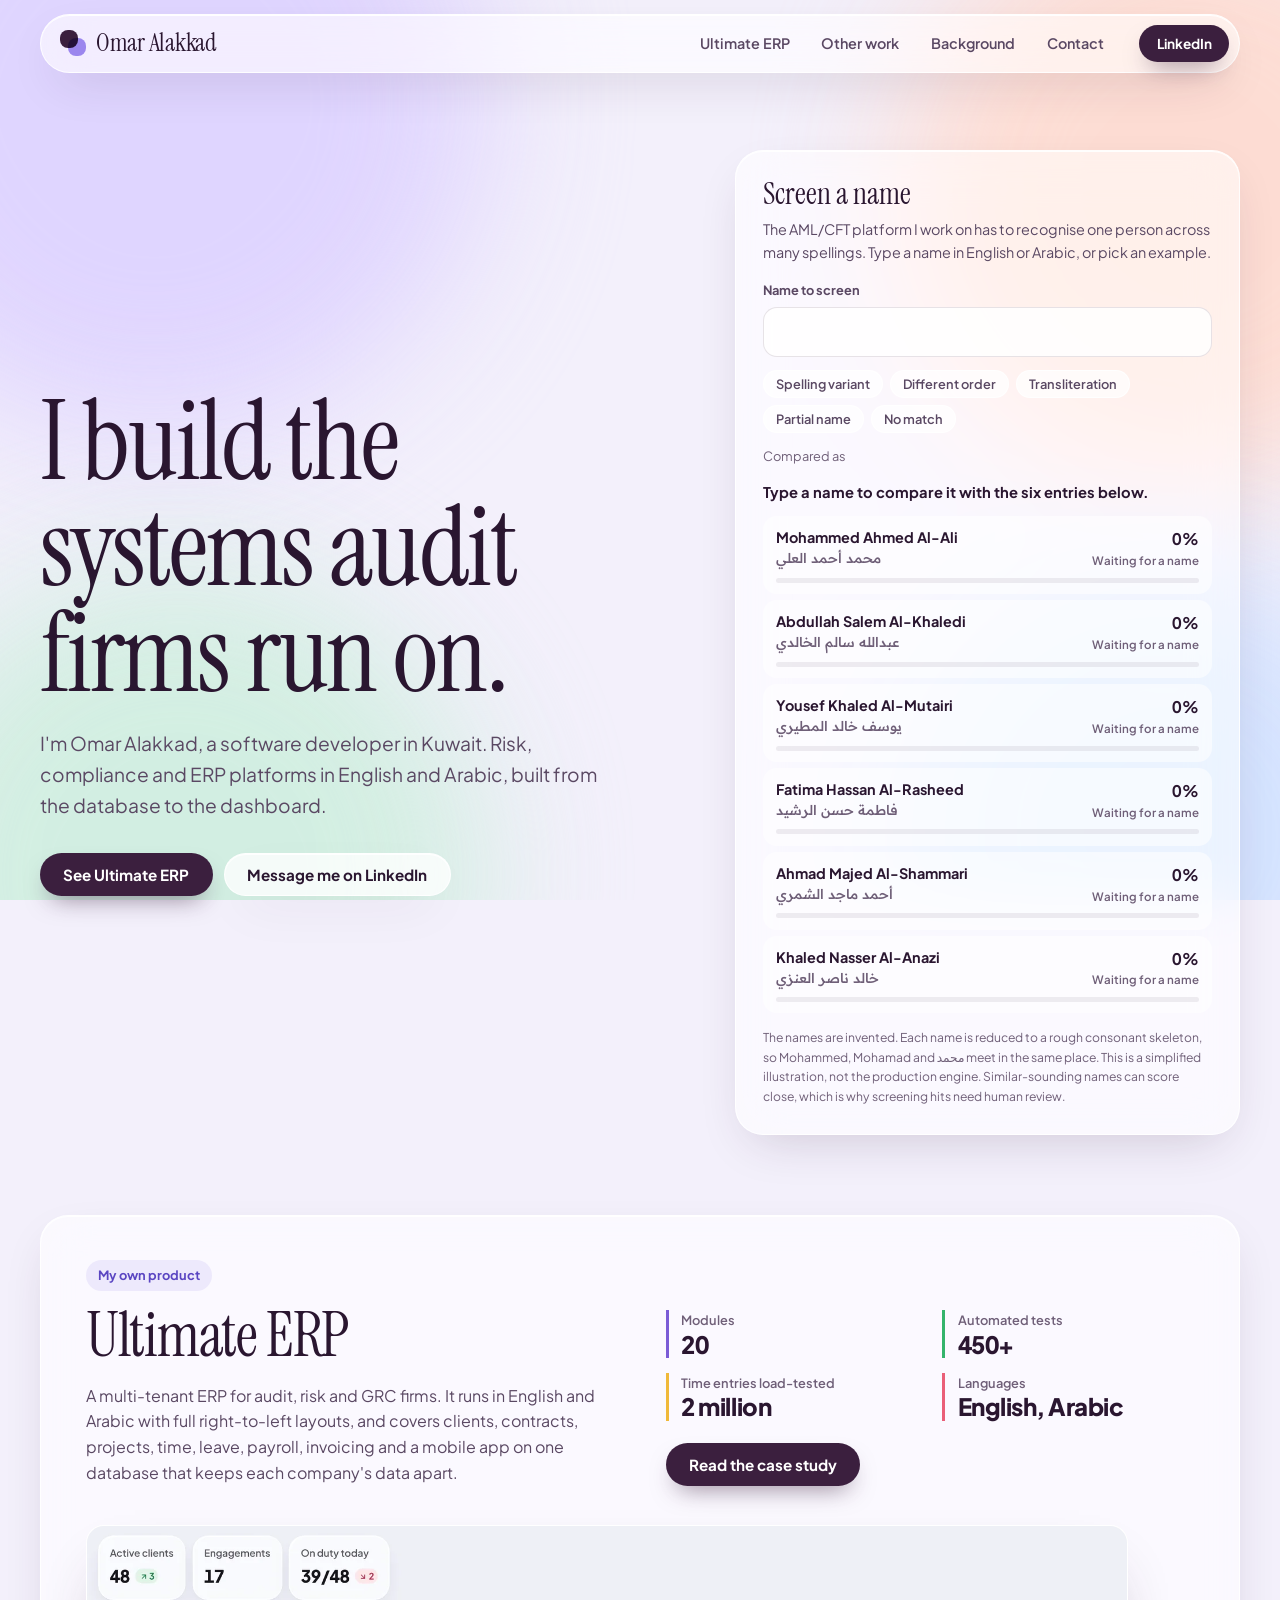
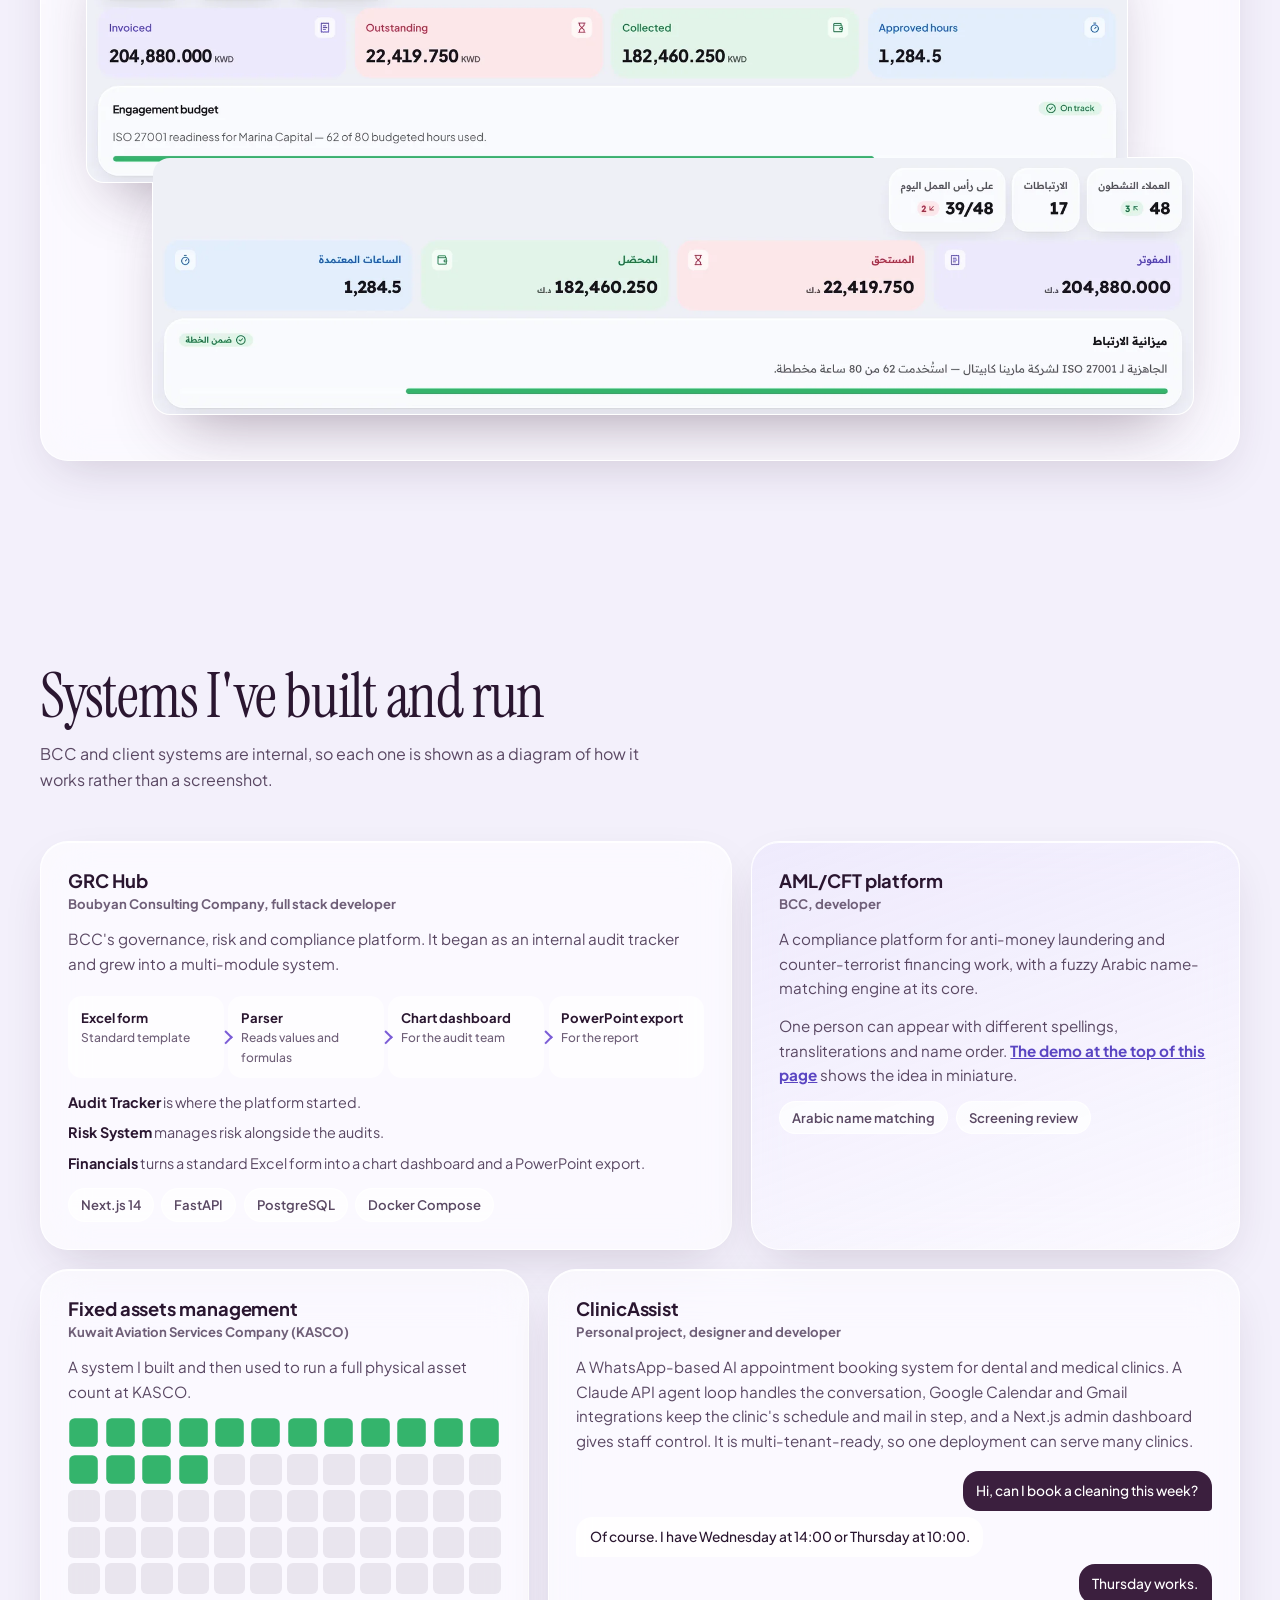
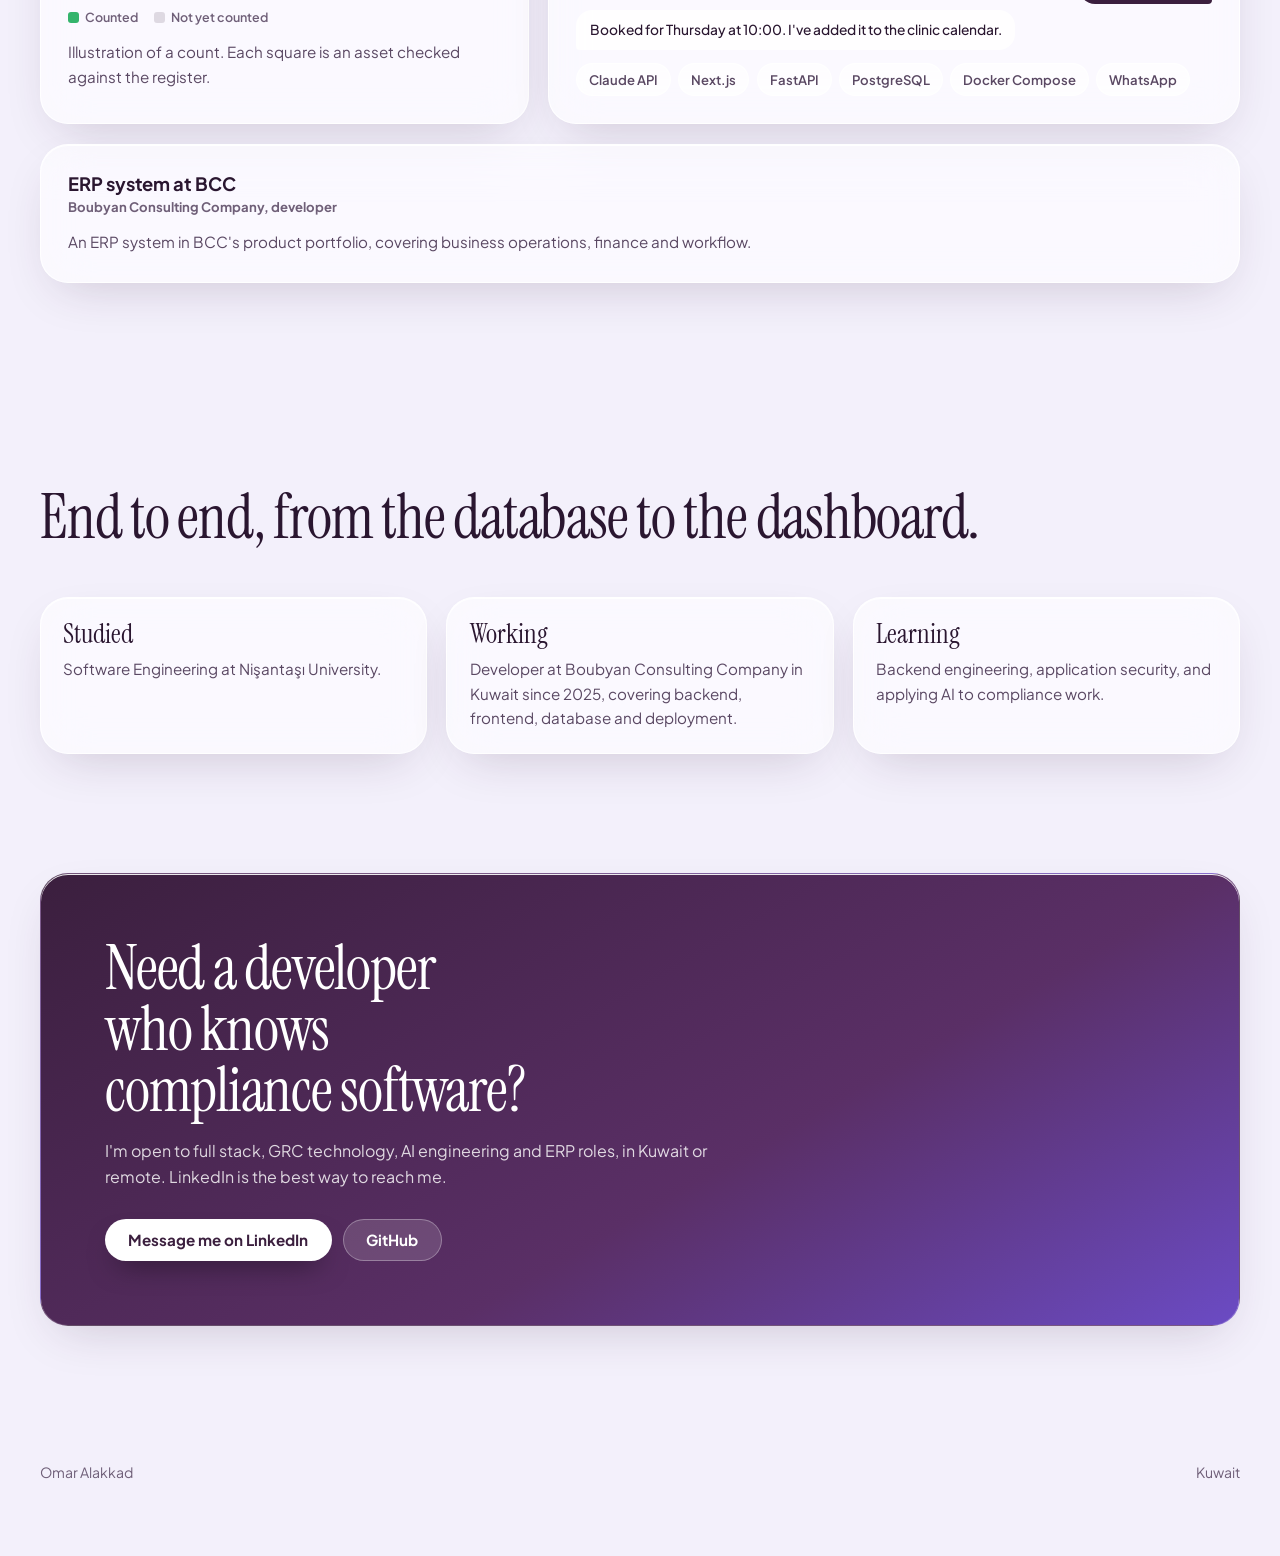
<file: index.html>
<!doctype html>
<html lang="en">
<head>
<meta charset="utf-8">
<meta name="viewport" content="width=device-width, initial-scale=1">
<title>Omar Alakkad: software developer, Kuwait</title>
<meta name="description" content="Omar Alakkad builds risk, compliance and ERP platforms in English and Arabic. Ultimate ERP, GRC Hub, AML/CFT screening and more.">
<meta name="theme-color" content="#f3f0fb">
<meta property="og:title" content="Omar Alakkad: software developer, Kuwait">
<meta property="og:description" content="Risk, compliance and ERP platforms in English and Arabic, built from database to dashboard.">
<meta property="og:type" content="website">
<link rel="preconnect" href="https://fonts.googleapis.com">
<link rel="preconnect" href="https://fonts.gstatic.com" crossorigin>
<link href="https://fonts.googleapis.com/css2?family=Instrument+Serif:ital@0;1&family=Plus+Jakarta+Sans:wght@400;500;600;700;800&family=Readex+Pro:wght@400;500;600&display=swap" rel="stylesheet">
<link rel="stylesheet" href="assets/site.css">
</head>
<body>
<div class="wall" aria-hidden="true"><i></i><i></i><i></i><i></i></div>

<nav class="nav" aria-label="Main">
  <div class="wrap">
    <div class="glass">
      <a class="brand" href="./"><span class="mark" aria-hidden="true"></span>Omar Alakkad</a>
      <ul>
        <li><a href="ultimate-erp.html">Ultimate ERP</a></li>
        <li><a href="#work">Other work</a></li>
        <li><a href="#background">Background</a></li>
        <li><a href="#contact">Contact</a></li>
      </ul>
      <a class="btn solid sm" href="https://www.linkedin.com/in/omar-alakkad/">LinkedIn</a>
    </div>
  </div>
</nav>

<main>
<header class="hero">
  <div class="wrap hero-grid">
    <div class="enter">
      <h1 class="display">I build the systems audit firms run on.</h1>
      <p class="lede">I'm Omar Alakkad, a software developer in Kuwait. Risk, compliance and ERP platforms in English and Arabic, built from the database to the dashboard.</p>
      <div class="cta">
        <a class="btn solid" href="ultimate-erp.html">See Ultimate ERP</a>
        <a class="btn soft" href="https://www.linkedin.com/in/omar-alakkad/">Message me on LinkedIn</a>
      </div>
    </div>

    <aside class="glass screen" id="screen" aria-labelledby="screen-h">
      <h2 id="screen-h">Screen a name</h2>
      <p class="intro">The AML/CFT platform I work on has to recognise one person across many spellings. Type a name in English or Arabic, or pick an example.</p>
      <label for="q">Name to screen</label>
      <input id="q" type="text" dir="auto" value="Mohamad Ahmed Al-Ali" autocomplete="off" spellcheck="false">
      <div class="chips" id="chips">
        <button type="button" data-q="Mohamad Ahmed Al-Ali">Spelling variant</button>
        <button type="button" data-q="Ali Ahmed Mohammed">Different order</button>
        <button type="button" data-q="Abdallah Salim Al-Khaledi">Transliteration</button>
        <button type="button" data-q="يوسف المطيري">Partial name</button>
        <button type="button" data-q="Sara Johnson">No match</button>
      </div>
      <div class="keys"><span>Compared as</span><span id="keys"></span></div>
      <p class="sum" id="sum" aria-live="off"></p>
      <ul class="results" id="results"></ul>
      <p class="note">The names are invented. Each name is reduced to a rough consonant skeleton, so Mohammed, Mohamad and محمد meet in the same place. This is a simplified illustration, not the production engine. Similar-sounding names can score close, which is why screening hits need human review.</p>
    </aside>
  </div>
</header>

<section id="erp" style="padding-top:1rem" aria-labelledby="erp-h">
  <div class="wrap">
    <div class="glass flag">
      <div>
        <span class="pill">My own product</span>
        <h2 class="display" id="erp-h" style="margin-top:0.9rem;margin-bottom:1rem">Ultimate ERP</h2>
        <p class="sub">A multi-tenant ERP for audit, risk and GRC firms. It runs in English and Arabic with full right-to-left layouts, and covers clients, contracts, projects, time, leave, payroll, invoicing and a mobile app on one database that keeps each company's data apart.</p>
      </div>
      <div>
        <dl class="facts">
          <div><dt>Modules</dt><dd>20</dd></div>
          <div><dt>Automated tests</dt><dd>450+</dd></div>
          <div><dt>Time entries load-tested</dt><dd>2 million</dd></div>
          <div><dt>Languages</dt><dd>English, Arabic</dd></div>
        </dl>
        <a class="btn solid" href="ultimate-erp.html">Read the case study</a>
      </div>
      <div class="shots" aria-label="Interface screenshots in English and Arabic">
        <div class="shot"><img src="shots/ui-stats-en-light.webp" width="1800" height="443" alt="Ultimate ERP stat tiles in English: invoiced, outstanding, collected and approved hours in KWD, with an engagement budget bar." loading="lazy"></div>
        <div class="shot"><img src="shots/ui-stats-ar-light.webp" width="1800" height="443" alt="The same screen in Arabic, laid out right to left." loading="lazy"></div>
      </div>
    </div>
  </div>
</section>

<section id="work" aria-labelledby="work-h">
  <div class="wrap">
    <div class="sec-head">
      <h2 class="display" id="work-h">Systems I've built and run</h2>
      <p class="sub">BCC and client systems are internal, so each one is shown as a diagram of how it works rather than a screenshot.</p>
    </div>
    <div class="grid">

      <article class="glass proj p-grc">
        <div><h3>GRC Hub</h3><p class="where">Boubyan Consulting Company, full stack developer</p></div>
        <p>BCC's governance, risk and compliance platform. It began as an internal audit tracker and grew into a multi-module system.</p>
        <ol class="flow" aria-label="How the Financials module works">
          <li>Excel form<small>Standard template</small></li>
          <li>Parser<small>Reads values and formulas</small></li>
          <li>Chart dashboard<small>For the audit team</small></li>
          <li>PowerPoint export<small>For the report</small></li>
        </ol>
        <ul class="mods">
          <li><strong>Audit Tracker</strong> is where the platform started.</li>
          <li><strong>Risk System</strong> manages risk alongside the audits.</li>
          <li><strong>Financials</strong> turns a standard Excel form into a chart dashboard and a PowerPoint export.</li>
        </ul>
        <ul class="chips"><li>Next.js 14</li><li>FastAPI</li><li>PostgreSQL</li><li>Docker Compose</li></ul>
      </article>

      <article class="glass proj p-aml">
        <div><h3>AML/CFT platform</h3><p class="where">BCC, developer</p></div>
        <p>A compliance platform for anti-money laundering and counter-terrorist financing work, with a fuzzy Arabic name-matching engine at its core.</p>
        <p>One person can appear with different spellings, transliterations and name order. <a href="#screen" style="font-weight:700;color:var(--lilac-ink)">The demo at the top of this page</a> shows the idea in miniature.</p>
        <ul class="chips"><li>Arabic name matching</li><li>Screening review</li></ul>
      </article>

      <article class="glass proj p-kasco">
        <div><h3>Fixed assets management</h3><p class="where">Kuwait Aviation Services Company (KASCO)</p></div>
        <p>A system I built and then used to run a full physical asset count at KASCO.</p>
        <div class="count" id="count" role="img" aria-label="Squares representing assets are checked off one by one during a physical count."></div>
        <div class="legend"><span><i class="d"></i>Counted</span><span><i></i>Not yet counted</span></div>
        <p class="muted">Illustration of a count. Each square is an asset checked against the register.</p>
      </article>

      <article class="glass proj p-clinic">
        <div><h3>ClinicAssist</h3><p class="where">Personal project, designer and developer</p></div>
        <p>A WhatsApp-based AI appointment booking system for dental and medical clinics. A Claude API agent loop handles the conversation, Google Calendar and Gmail integrations keep the clinic's schedule and mail in step, and a Next.js admin dashboard gives staff control. It is multi-tenant-ready, so one deployment can serve many clinics.</p>
        <ul class="chat" aria-label="Sample booking conversation">
          <li class="me">Hi, can I book a cleaning this week?</li>
          <li class="bot">Of course. I have Wednesday at 14:00 or Thursday at 10:00.</li>
          <li class="me">Thursday works.</li>
          <li class="bot">Booked for Thursday at 10:00. I've added it to the clinic calendar.</li>
        </ul>
        <ul class="chips"><li>Claude API</li><li>Next.js</li><li>FastAPI</li><li>PostgreSQL</li><li>Docker Compose</li><li>WhatsApp</li></ul>
      </article>

      <article class="glass proj p-bcc">
        <div><h3>ERP system at BCC</h3><p class="where">Boubyan Consulting Company, developer</p></div>
        <p>An ERP system in BCC's product portfolio, covering business operations, finance and workflow.</p>
      </article>
    </div>
  </div>
</section>

<section id="background" aria-labelledby="bg-h">
  <div class="wrap">
    <div class="sec-head"><h2 class="display" id="bg-h">End to end, from the database to the dashboard.</h2></div>
    <dl class="about-grid">
      <div class="glass"><dt>Studied</dt><dd>Software Engineering at Nişantaşı University.</dd></div>
      <div class="glass"><dt>Working</dt><dd>Developer at Boubyan Consulting Company in Kuwait since 2025, covering backend, frontend, database and deployment.</dd></div>
      <div class="glass"><dt>Learning</dt><dd>Backend engineering, application security, and applying AI to compliance work.</dd></div>
    </dl>
  </div>
</section>

<section id="contact" style="padding-top:1rem" aria-labelledby="contact-h">
  <div class="wrap">
    <div class="glass contact-card">
      <h2 class="display" id="contact-h">Need a developer who knows compliance software?</h2>
      <p class="sub">I'm open to full stack, GRC technology, AI engineering and ERP roles, in Kuwait or remote. LinkedIn is the best way to reach me.</p>
      <div class="cta">
        <a class="btn solid" href="https://www.linkedin.com/in/omar-alakkad/">Message me on LinkedIn</a>
        <a class="btn soft" href="https://github.com/oalakkad">GitHub</a>
      </div>
    </div>
  </div>
</section>
</main>

<div class="wrap"><footer><span>Omar Alakkad</span><span>Kuwait</span></footer></div>

<script>
/*MATCH-START*/
var AR_MAP = {
  'ب':'b','ت':'t','ث':'s','ج':'j','ح':'h','خ':'x','د':'d','ذ':'z','ر':'r','ز':'z',
  'س':'s','ش':'c','ص':'s','ض':'d','ط':'t','ظ':'z','غ':'g','ف':'f','ق':'q','ك':'k',
  'ل':'l','م':'m','ن':'n','ه':'h'
};
var LAT_MAP = { b:'b',c:'k',d:'d',f:'f',g:'j',h:'h',j:'j',k:'k',l:'l',m:'m',n:'n',p:'b',q:'q',r:'r',s:'s',t:'t',v:'f',x:'x',z:'z' };
var AR_PARTICLES = ['بن','ابن','بنت'];
var LAT_PARTICLES = ['al','el','bin','ibn','bint','ben'];
var LAT_ABD = ['abd','abdul','abdel','abdal','abdu'];

function collapse(s) { return s.replace(/(.)\1+/g, '$1'); }

function cleanAr(p) {
  return p.replace(/[ً-ٰٟـ]/g, '')
    .replace(/[أإآٱ]/g, 'ا')
    .replace(/ى/g, 'ي')
    .replace(/ة/g, 'ه')
    .replace(/ؤ/g, 'و')
    .replace(/ئ/g, 'ي')
    .replace(/[^ء-ي]/g, '');
}
function cleanLat(p) {
  return p.normalize('NFD').replace(/[̀-ͯ]/g, '').toLowerCase().replace(/[^a-z]/g, '');
}

function arSkeleton(w) {
  var out = '';
  for (var i = 0; i < w.length; i++) {
    var ch = w[i];
    if (AR_MAP[ch]) out += AR_MAP[ch];
    else if (i === 0 && ch === 'ي') out += 'y';
    else if (i === 0 && ch === 'و') out += 'w';
  }
  return collapse(out);
}

function latSkeleton(w) {
  w = w.replace(/kh/g, 'X').replace(/sh/g, 'C').replace(/th/g, 'S').replace(/dh/g, 'Z')
       .replace(/gh/g, 'G').replace(/ph/g, 'f').replace(/ck/g, 'k');
  var out = '';
  for (var i = 0; i < w.length; i++) {
    var ch = w[i];
    if ('XCSZG'.indexOf(ch) > -1) { out += ch.toLowerCase(); continue; }
    if (ch === 'y' || ch === 'w') { if (i === 0) out += ch; continue; }
    if (LAT_MAP[ch]) out += LAT_MAP[ch];
  }
  return collapse(out);
}

function nameKeys(raw) {
  var parts = raw.split(/[\s\-_.,،;:]+/).map(function (p) { return p.replace(/['’`"]/g, ''); }).filter(Boolean);
  var toks = [];
  for (var i = 0; i < parts.length; i++) {
    var p = parts[i];
    if (/[؀-ۿ]/.test(p)) {
      p = cleanAr(p);
      if (!p || AR_PARTICLES.indexOf(p) > -1) continue;
      if (p === 'عبد' && i + 1 < parts.length) {
        var nx = cleanAr(parts[i + 1]);
        if (nx) { p = p + nx; i++; }
      }
      if (p.indexOf('ال') === 0 && p.length > 3) p = p.slice(2);
      toks.push(arSkeleton(p));
    } else {
      p = cleanLat(p);
      if (!p || LAT_PARTICLES.indexOf(p) > -1) continue;
      if (LAT_ABD.indexOf(p) > -1 && i + 1 < parts.length) {
        var nl = cleanLat(parts[i + 1]);
        if (nl) { p = p + nl; i++; }
      }
      toks.push(latSkeleton(p));
    }
  }
  return toks.filter(Boolean);
}

function lev(a, b) {
  var prev = [], cur = [], i, j;
  for (j = 0; j <= b.length; j++) prev[j] = j;
  for (i = 1; i <= a.length; i++) {
    cur = [i];
    for (j = 1; j <= b.length; j++) {
      cur[j] = Math.min(prev[j] + 1, cur[j - 1] + 1, prev[j - 1] + (a[i - 1] === b[j - 1] ? 0 : 1));
    }
    prev = cur;
  }
  return prev[b.length];
}
function tokSim(a, b) {
  var m = Math.max(a.length, b.length);
  return m ? 1 - lev(a, b) / m : 0;
}
function scoreNames(q, c) {
  if (!q.length || !c.length) return 0;
  var pairs = [];
  q.forEach(function (x, i) { c.forEach(function (y, j) { pairs.push([tokSim(x, y), i, j]); }); });
  pairs.sort(function (a, b) { return b[0] - a[0]; });
  var ui = {}, uj = {}, sum = 0;
  pairs.forEach(function (p) {
    if (ui[p[1]] || uj[p[2]]) return;
    ui[p[1]] = true; uj[p[2]] = true; sum += p[0];
  });
  return sum / Math.max(q.length, c.length);
}
/*MATCH-END*/


(function () {
  var reduce = window.matchMedia && matchMedia('(prefers-reduced-motion: reduce)').matches;

  /* ---------- name screening demo ---------- */
  var LIST = [
    { ar: 'محمد أحمد العلي', en: 'Mohammed Ahmed Al-Ali' },
    { ar: 'عبدالله سالم الخالدي', en: 'Abdullah Salem Al-Khaledi' },
    { ar: 'يوسف خالد المطيري', en: 'Yousef Khaled Al-Mutairi' },
    { ar: 'فاطمة حسن الرشيد', en: 'Fatima Hassan Al-Rasheed' },
    { ar: 'أحمد ماجد الشمري', en: 'Ahmad Majed Al-Shammari' },
    { ar: 'خالد ناصر العنزي', en: 'Khaled Nasser Al-Anazi' }
  ];
  LIST.forEach(function (e) { e.keys = nameKeys(e.ar); });

  var q = document.getElementById('q');
  var keysEl = document.getElementById('keys');
  var sumEl = document.getElementById('sum');
  var resEl = document.getElementById('results');
  var panel = document.getElementById('screen');

  function tier(s) { return s >= 0.85 ? 'strong' : s >= 0.6 ? 'possible' : 'none'; }
  var LABEL = { strong: 'Strong match', possible: 'Possible match', none: 'No match' };

  var rows = LIST.map(function (e) {
    var li = document.createElement('li');
    li.className = 'row t-none';
    var who = document.createElement('div'); who.className = 'who';
    var en = document.createElement('span'); en.className = 'en'; en.textContent = e.en;
    var ar = document.createElement('span'); ar.className = 'ar'; ar.setAttribute('lang', 'ar'); ar.setAttribute('dir', 'rtl'); ar.textContent = e.ar;
    who.appendChild(en); who.appendChild(ar);
    var sc = document.createElement('div'); sc.className = 'sc';
    var b = document.createElement('b'); var sp = document.createElement('span');
    sc.appendChild(b); sc.appendChild(sp);
    var bar = document.createElement('div'); bar.className = 'bar';
    var fill = document.createElement('i'); bar.appendChild(fill);
    li.appendChild(who); li.appendChild(sc); li.appendChild(bar);
    resEl.appendChild(li);
    return { e: e, li: li, b: b, sp: sp, fill: fill, s: 0 };
  });

  function render() {
    var k = nameKeys(q.value);
    keysEl.textContent = '';
    k.forEach(function (t) {
      var c = document.createElement('code');
      c.textContent = t;
      keysEl.appendChild(c);
      keysEl.appendChild(document.createTextNode(' '));
    });
    rows.forEach(function (r) { r.s = scoreNames(k, r.e.keys); });
    var sorted = rows.slice().sort(function (a, b) { return b.s - a.s; });
    sorted.forEach(function (r, idx) {
      var t = k.length ? tier(r.s) : 'none';
      var pct = k.length ? Math.round(r.s * 100) : 0;
      r.li.className = 'row t-' + t;
      r.li.style.order = idx;
      r.b.textContent = pct + '%';
      r.sp.textContent = k.length ? LABEL[t] : 'Waiting for a name';
      r.fill.style.width = pct + '%';
    });
    if (!k.length) {
      sumEl.textContent = 'Type a name to compare it with the six entries below.';
    } else {
      var top = sorted[0], tt = tier(top.s);
      sumEl.textContent = tt === 'none'
        ? 'No entry is close to this name.'
        : 'Closest entry: ' + top.e.en + ', ' + Math.round(top.s * 100) + '%, ' + LABEL[tt].toLowerCase() + '.';
    }
  }
  q.addEventListener('input', render);
  document.getElementById('chips').addEventListener('click', function (ev) {
    var btn = ev.target.closest ? ev.target.closest('button[data-q]') : null;
    if (!btn) return;
    stopAuto();
    q.value = btn.getAttribute('data-q');
    render();
  });

  /* the demo types for itself until someone touches it */
  var auto = !reduce;
  var seq = ['Ali Ahmed Mohammed', 'Abdallah Salim Al-Khaledi', 'يوسف المطيري', 'Sara Johnson', 'Mohamad Ahmed Al-Ali'];
  var si = 0, timer = null, visible = true;
  function later(ms, fn) { timer = setTimeout(fn, ms); }
  function stopAuto() {
    if (!auto) return;
    auto = false;
    clearTimeout(timer);
    sumEl.setAttribute('aria-live', 'polite');
  }
  function typeIn(t, i) {
    if (!auto) return;
    if (!visible) { later(800, function () { typeIn(t, i); }); return; }
    if (i <= t.length) { q.value = t.slice(0, i); render(); later(i === 0 ? 300 : 70, function () { typeIn(t, i + 1); }); }
    else later(2400, nextName);
  }
  function nextName() {
    if (!auto) return;
    var t = seq[si % seq.length]; si++;
    typeIn(t, 0);
  }
  ['input', 'focus', 'pointerdown', 'keydown'].forEach(function (ev) { panel.addEventListener(ev, stopAuto); });
  render();
  if ('IntersectionObserver' in window) {
    new IntersectionObserver(function (en) { visible = en[0].isIntersecting; }, { threshold: 0.2 }).observe(panel);
  }
  if (auto) later(2600, nextName);

  /* ---------- asset count illustration ---------- */
  var count = document.getElementById('count');
  var tiles = [];
  for (var i = 0; i < 60; i++) { var t = document.createElement('i'); count.appendChild(t); tiles.push(t); }
  function runCount() {
    if (reduce) { tiles.forEach(function (t) { t.className = 'on'; }); return; }
    var n = 0;
    var iv = setInterval(function () {
      if (n >= tiles.length) { clearInterval(iv); return; }
      tiles[n].className = 'on'; n++;
    }, 70);
  }
  if ('IntersectionObserver' in window) {
    var io = new IntersectionObserver(function (en) { if (en[0].isIntersecting) { io.disconnect(); runCount(); } }, { threshold: 0.4 });
    io.observe(count);
  } else runCount();
})();
</script>
</body>
</html>
</file>
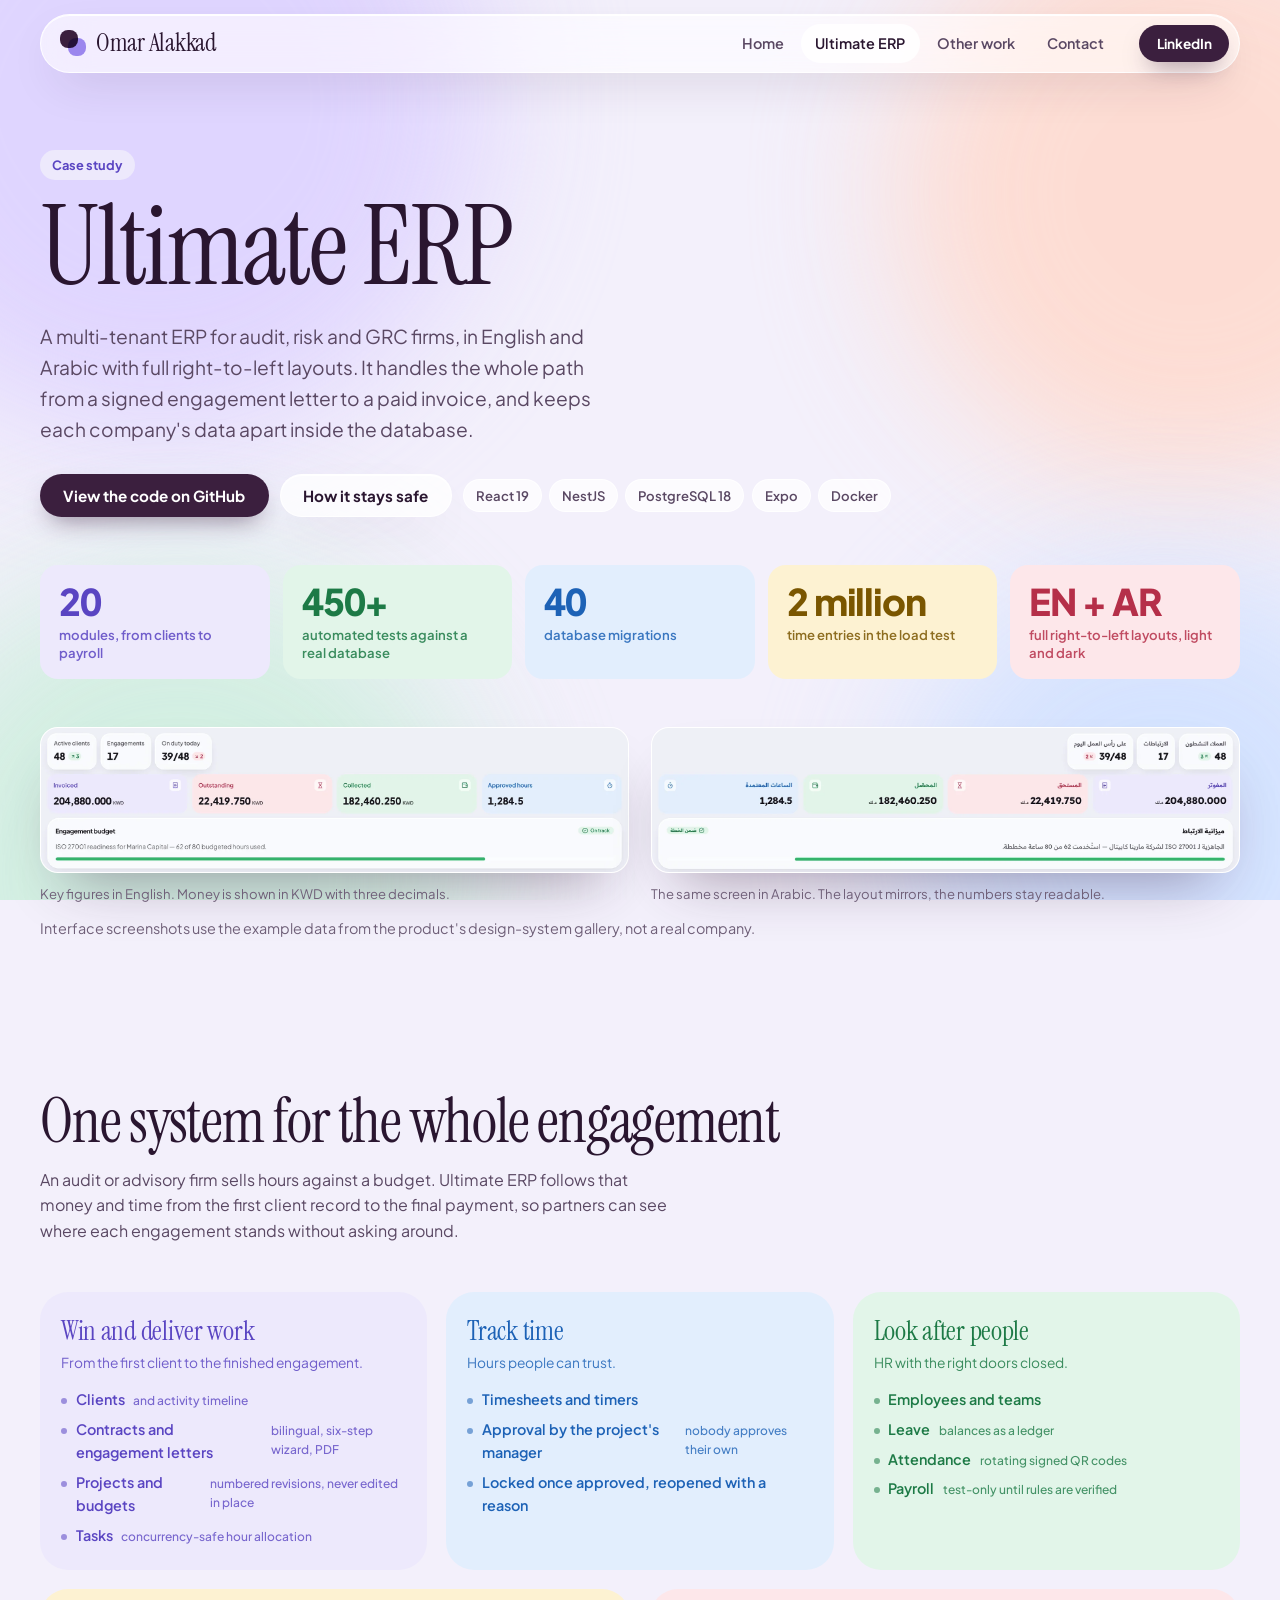
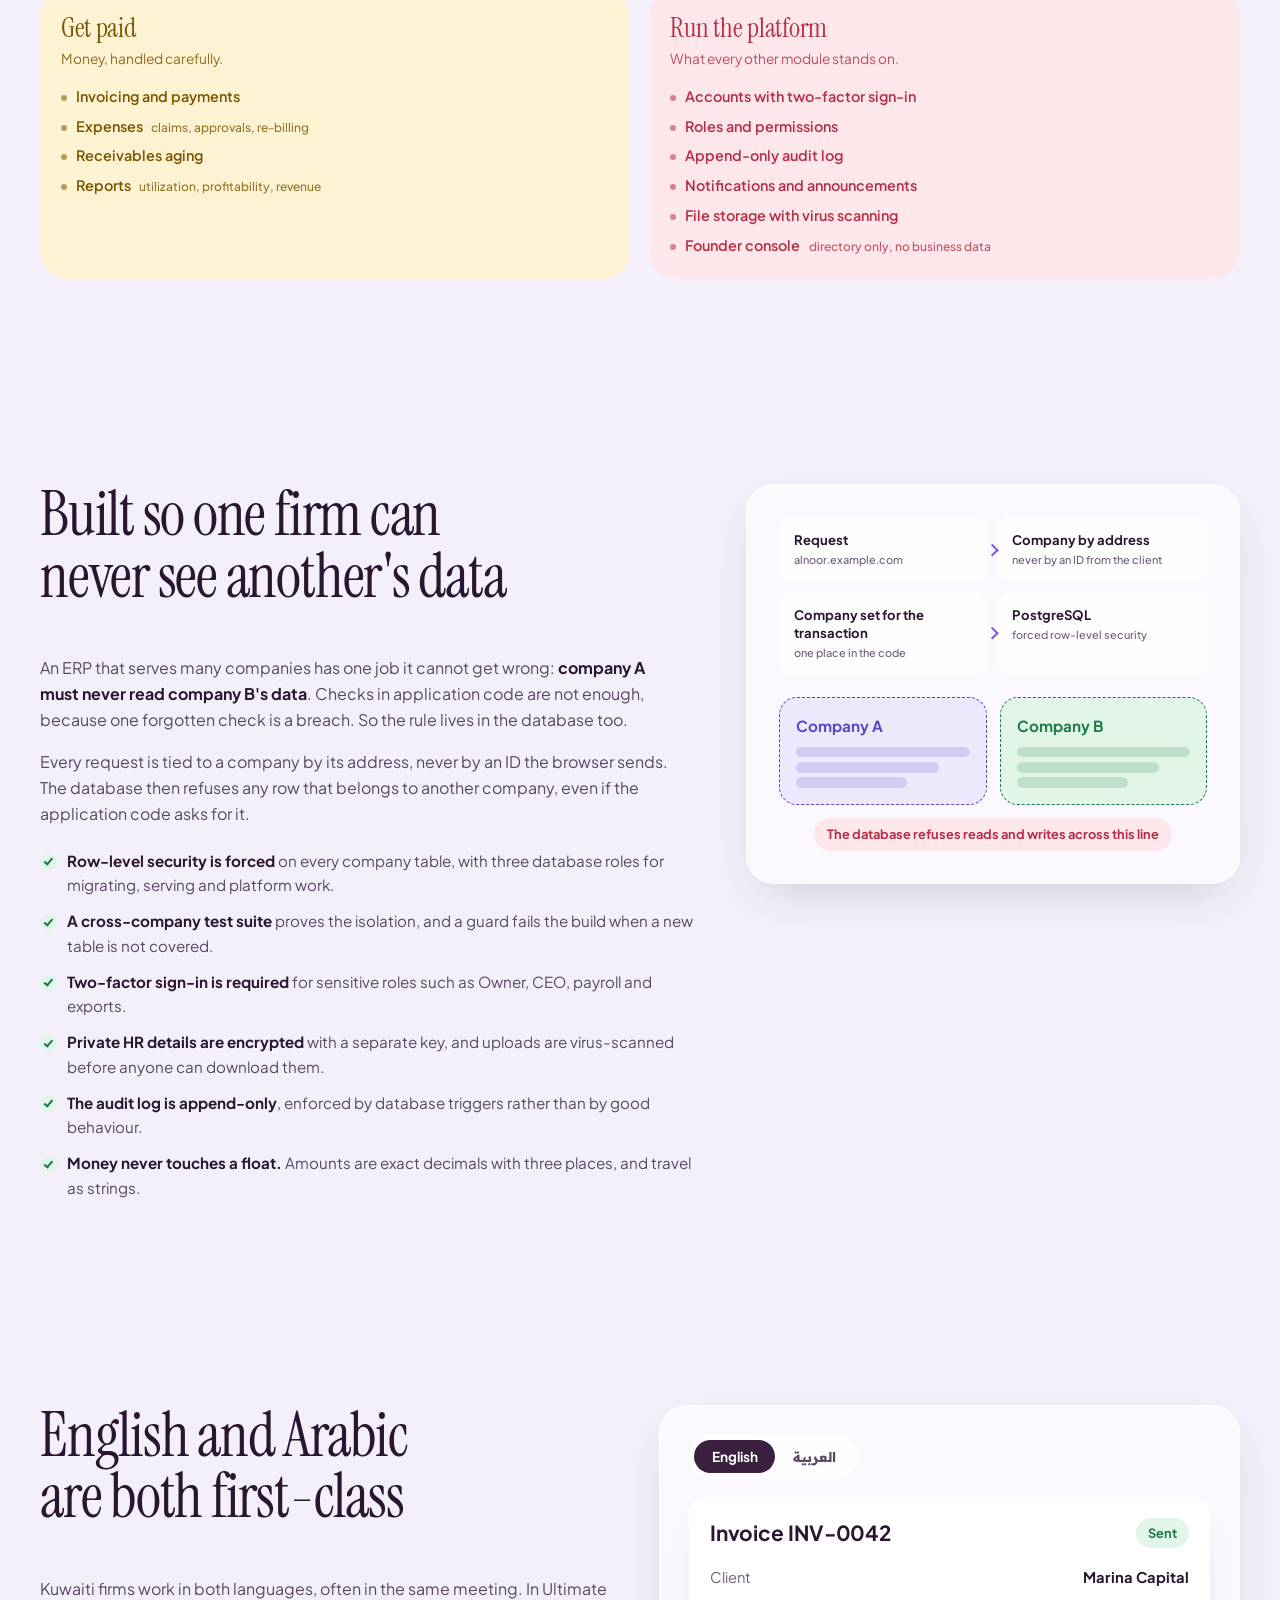
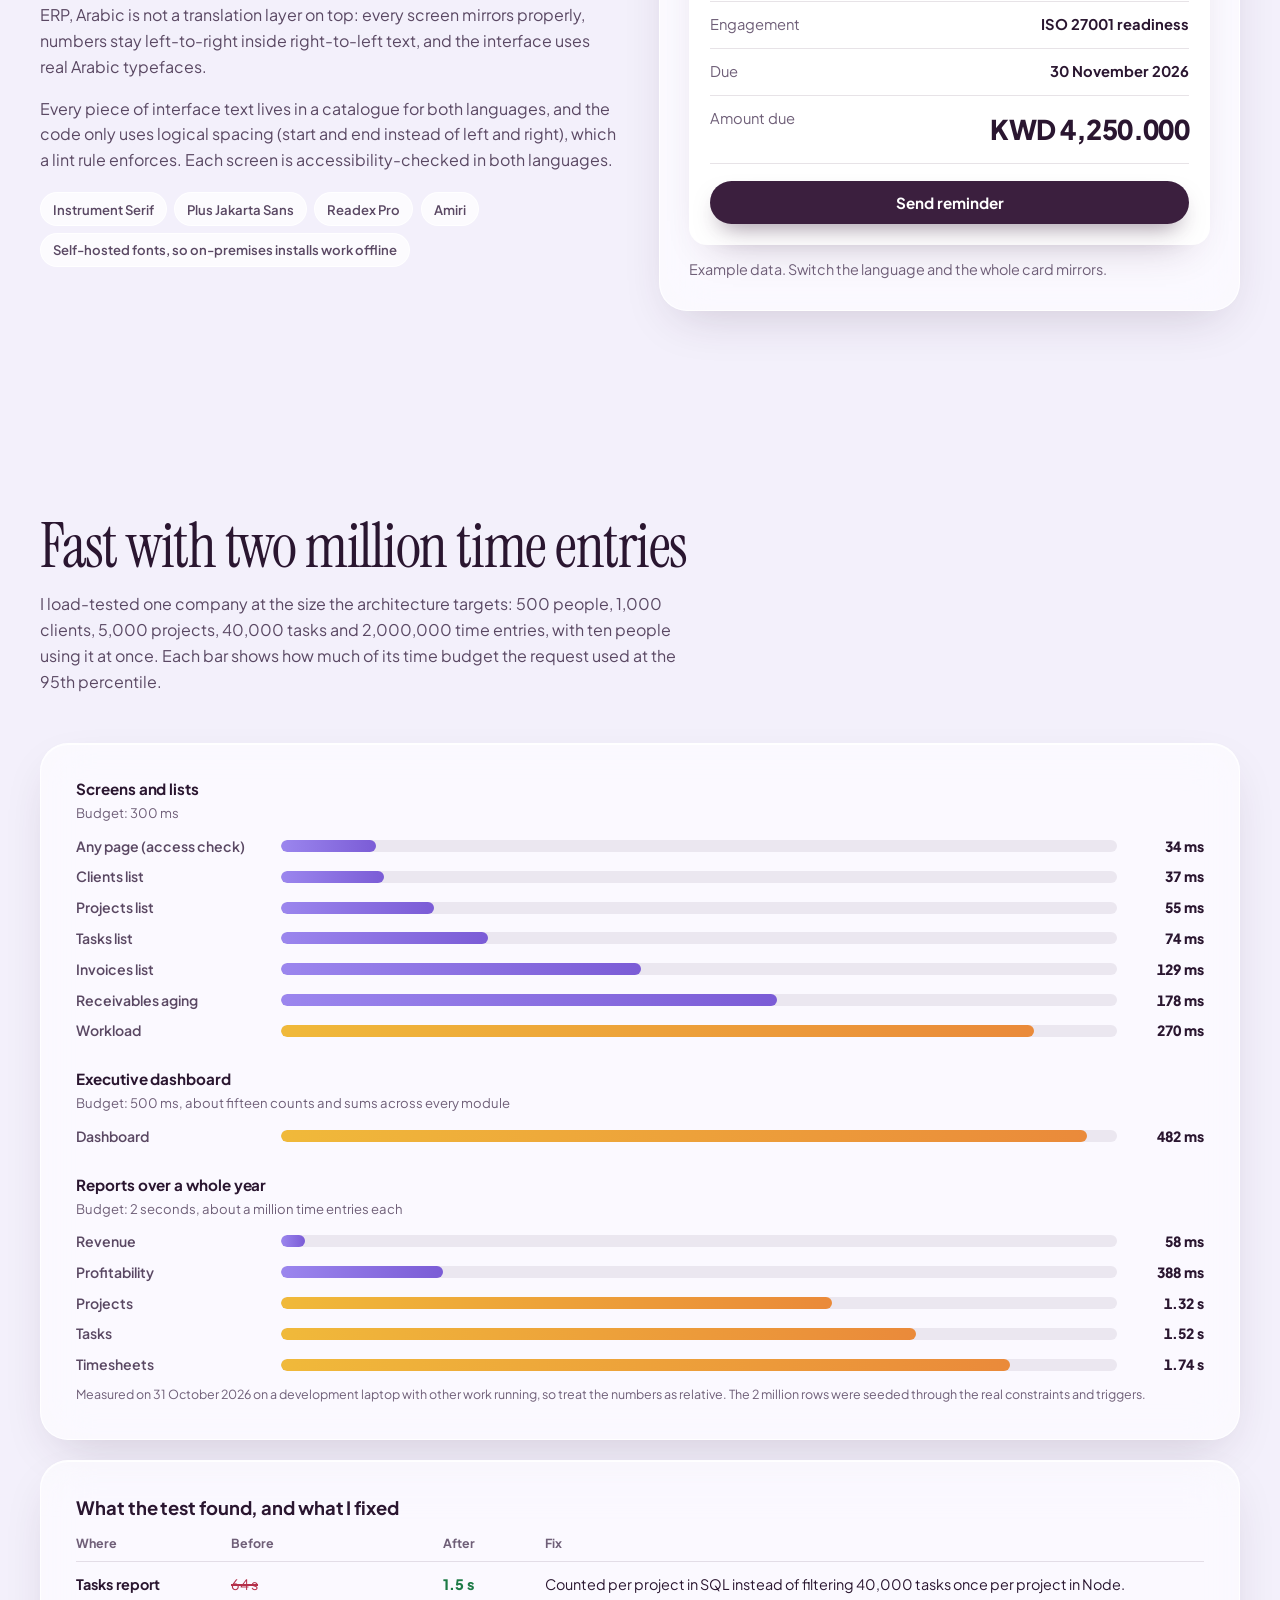
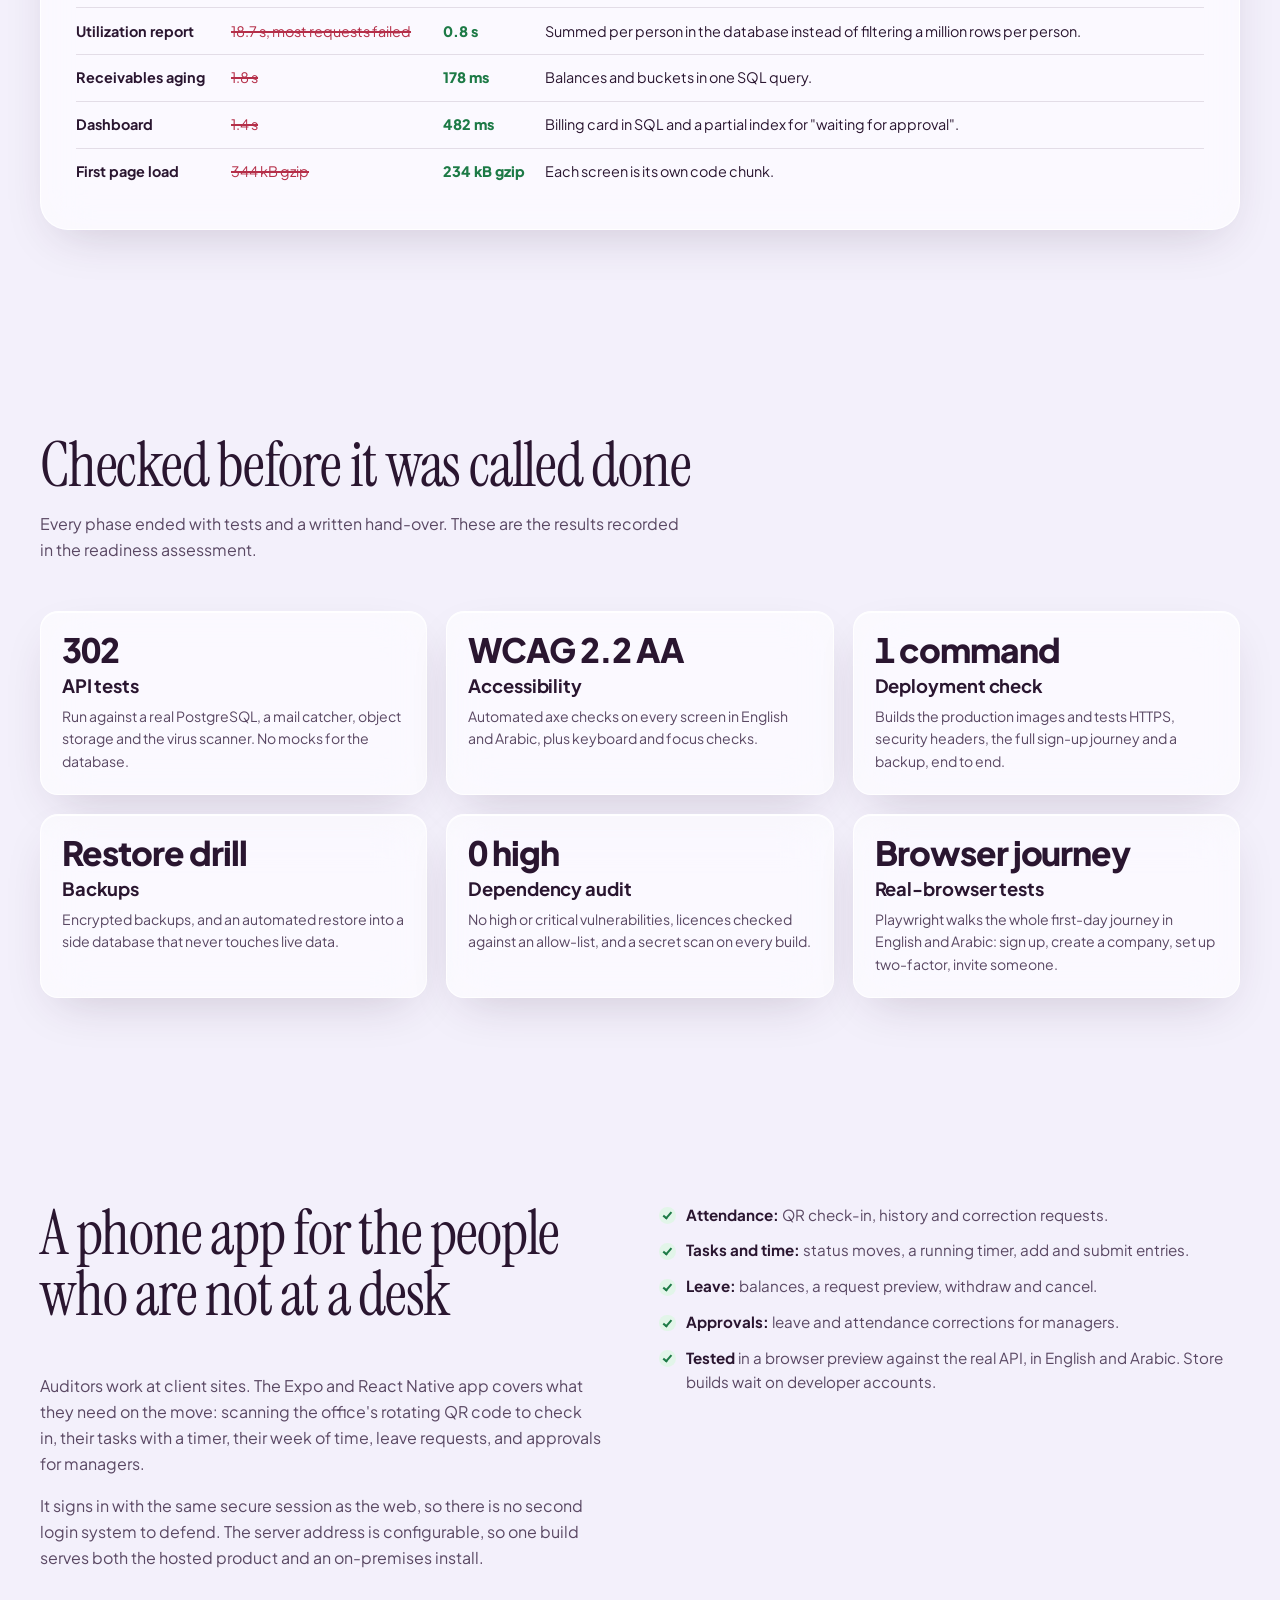
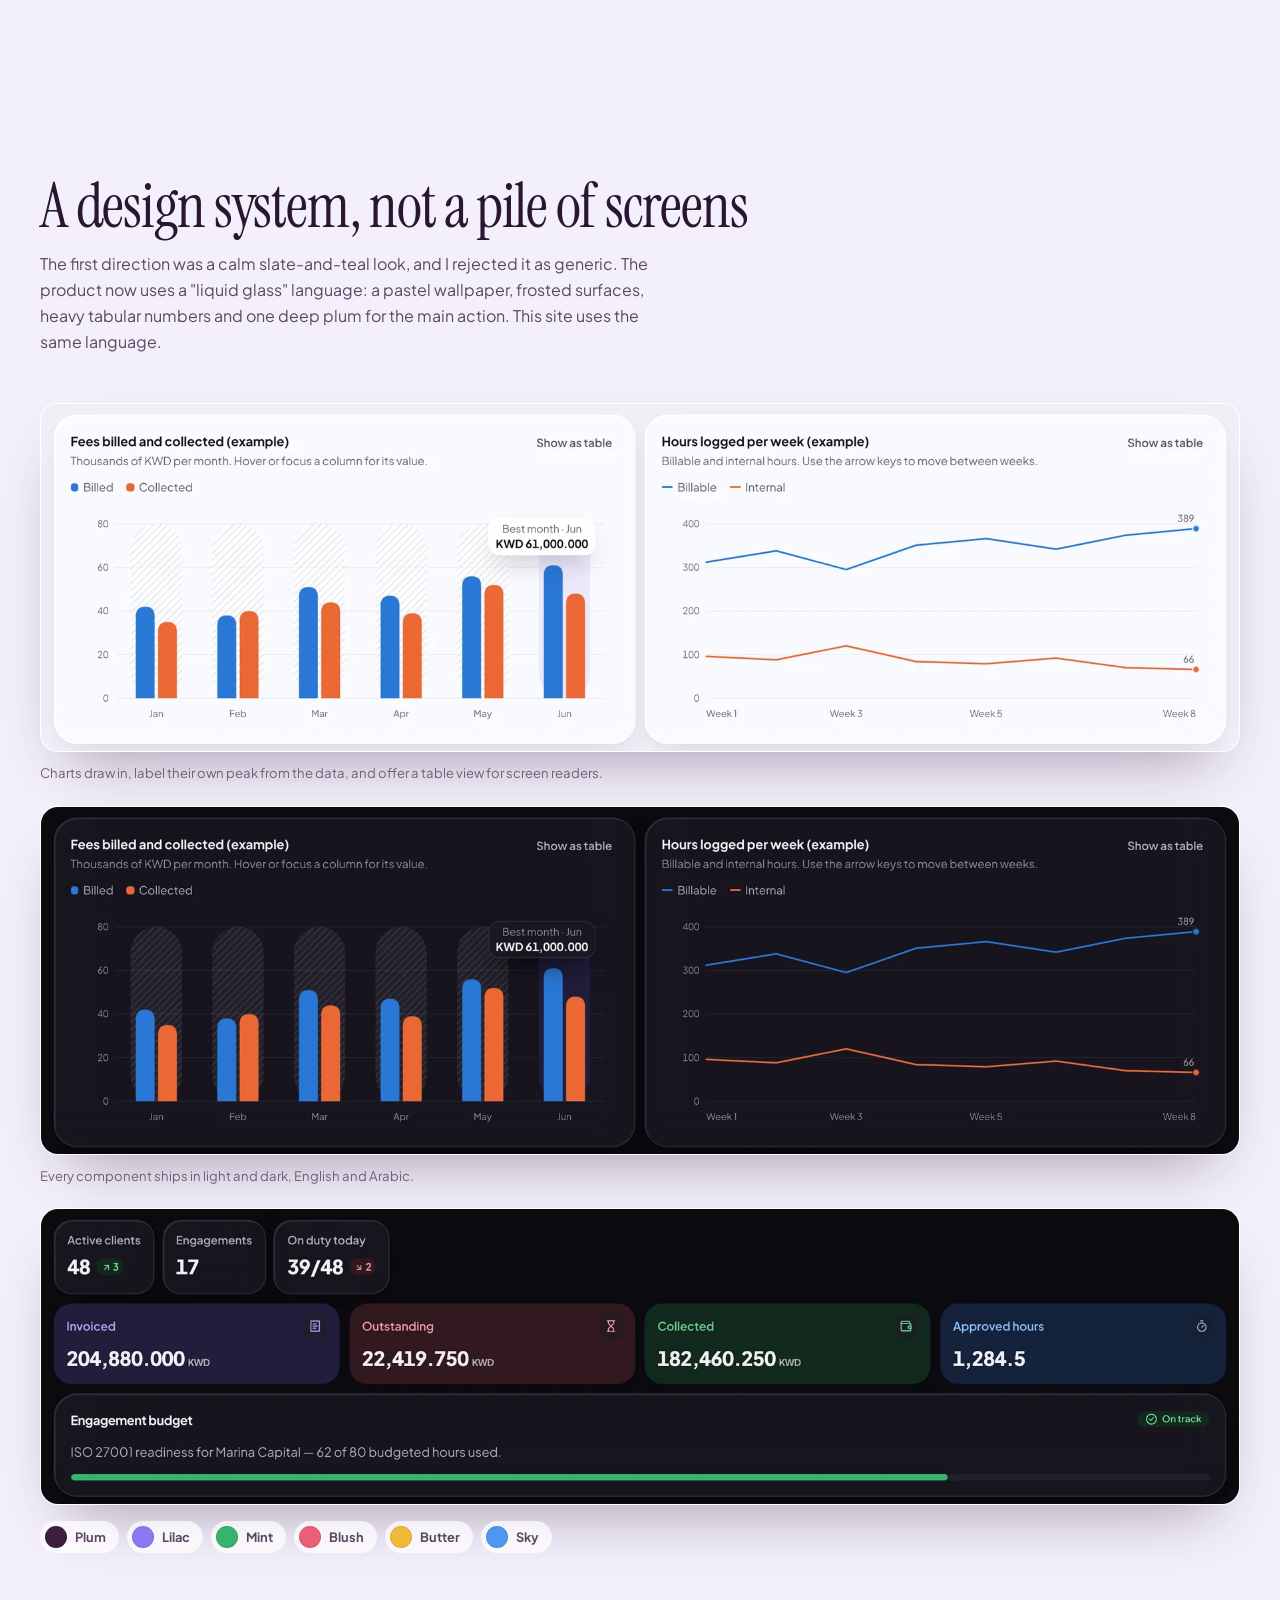
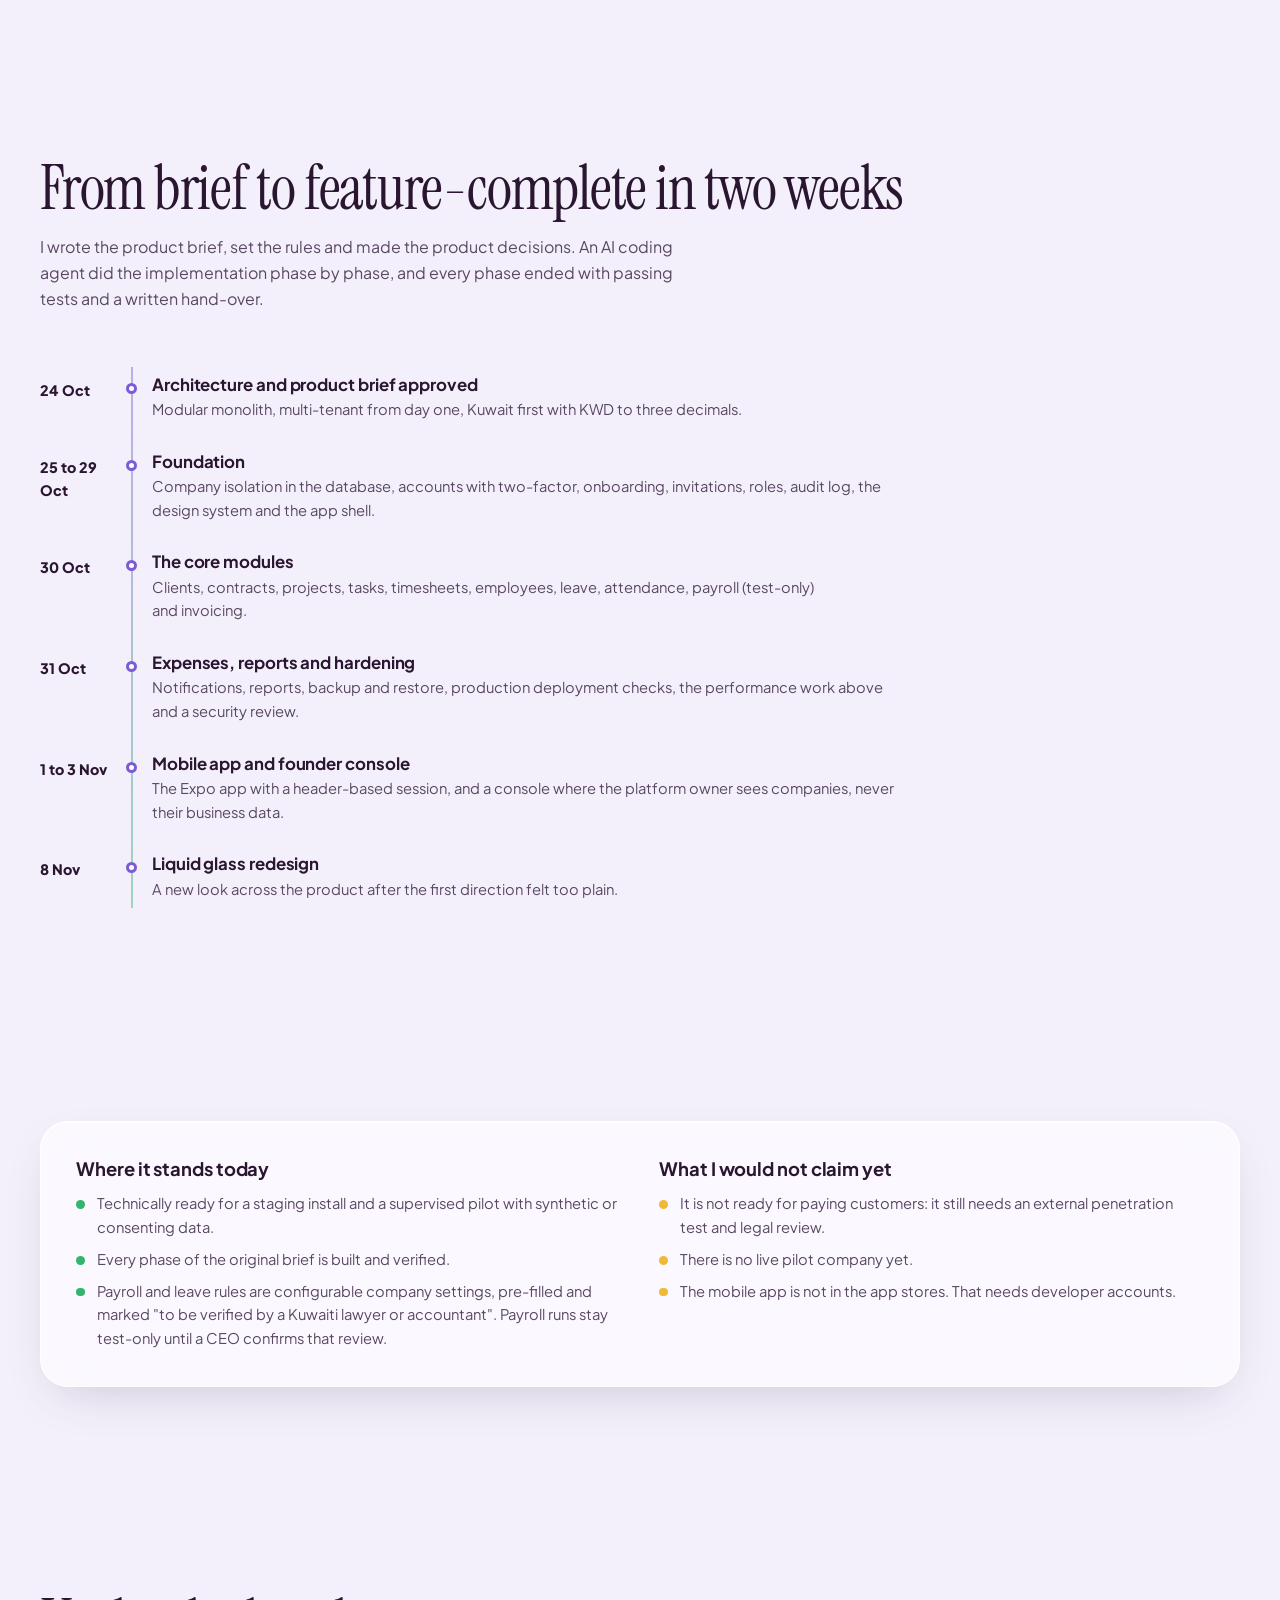
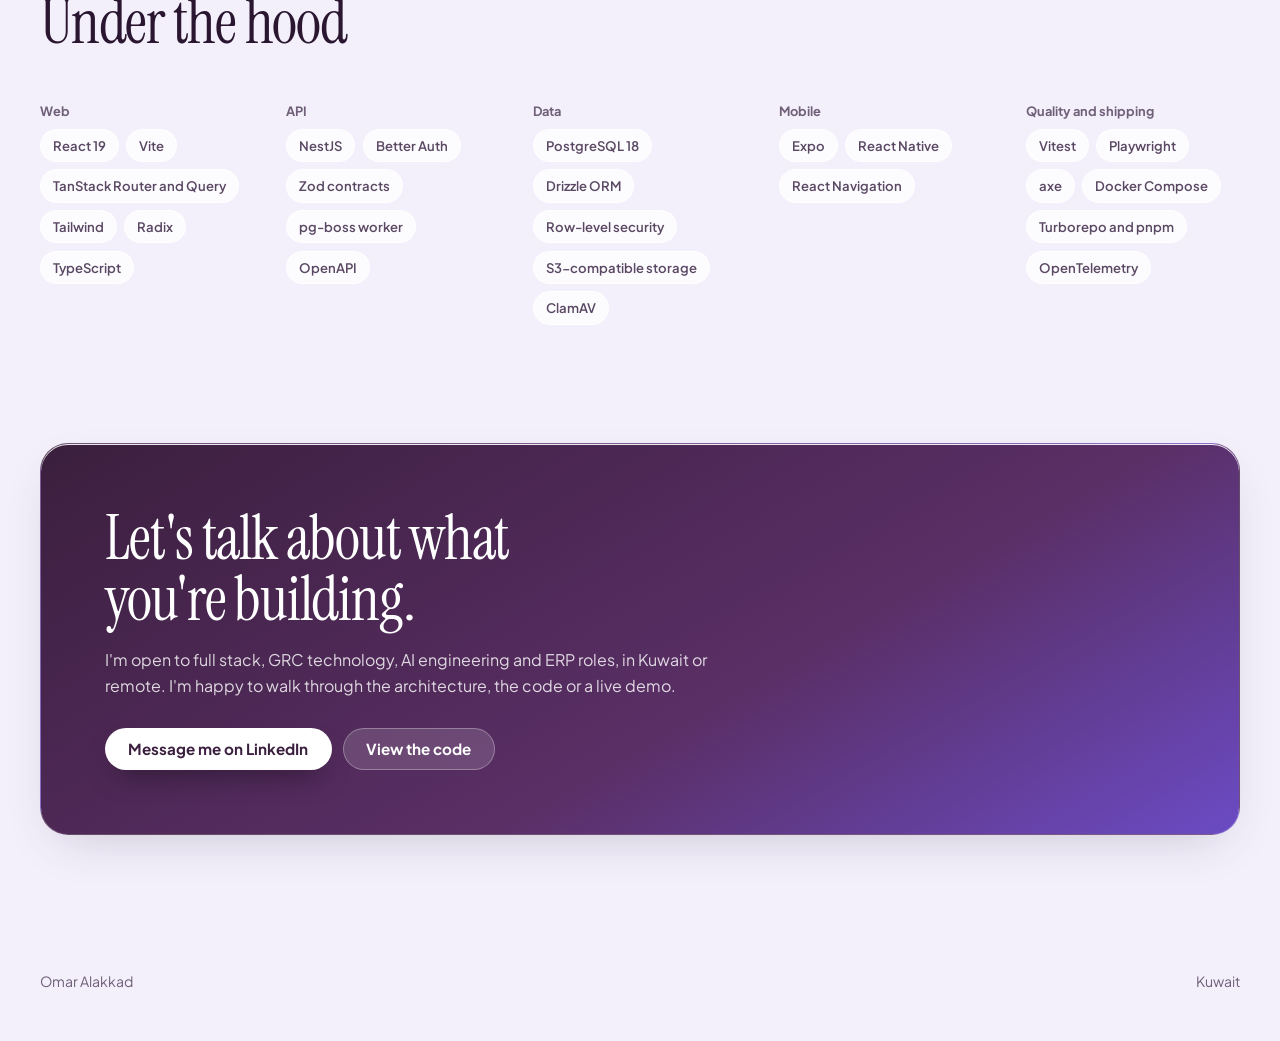
<file: ultimate-erp.html>
<!doctype html>
<html lang="en">
<head>
<meta charset="utf-8">
<meta name="viewport" content="width=device-width, initial-scale=1">
<title>Ultimate ERP: case study by Omar Alakkad</title>
<meta name="description" content="Ultimate ERP is a multi-tenant, bilingual (English and Arabic) ERP for audit, risk and GRC firms: 20 modules, a mobile app, database-enforced company isolation and 450+ automated tests.">
<meta name="theme-color" content="#f3f0fb">
<meta property="og:title" content="Ultimate ERP: case study by Omar Alakkad">
<meta property="og:description" content="A multi-tenant, bilingual ERP for audit, risk and GRC firms. 20 modules, a mobile app and 450+ automated tests.">
<meta property="og:type" content="article">
<link rel="preconnect" href="https://fonts.googleapis.com">
<link rel="preconnect" href="https://fonts.gstatic.com" crossorigin>
<link href="https://fonts.googleapis.com/css2?family=Instrument+Serif:ital@0;1&family=Plus+Jakarta+Sans:wght@400;500;600;700;800&family=Readex+Pro:wght@400;500;600&display=swap" rel="stylesheet">
<link rel="stylesheet" href="assets/site.css">
</head>
<body>
<div class="wall" aria-hidden="true"><i></i><i></i><i></i><i></i></div>

<nav class="nav" aria-label="Main">
  <div class="wrap">
    <div class="glass">
      <a class="brand" href="./"><span class="mark" aria-hidden="true"></span>Omar Alakkad</a>
      <ul>
        <li><a href="./">Home</a></li>
        <li><a href="ultimate-erp.html" aria-current="page">Ultimate ERP</a></li>
        <li><a href="./#work">Other work</a></li>
        <li><a href="./#contact">Contact</a></li>
      </ul>
      <a class="btn solid sm" href="https://www.linkedin.com/in/omar-alakkad/">LinkedIn</a>
    </div>
  </div>
</nav>

<main>
<header class="cs-hero">
  <div class="wrap">
    <div class="enter">
      <span class="pill">Case study</span>
      <h1 class="display">Ultimate ERP</h1>
      <p class="lede">A multi-tenant ERP for audit, risk and GRC firms, in English and Arabic with full right-to-left layouts. It handles the whole path from a signed engagement letter to a paid invoice, and keeps each company's data apart inside the database.</p>
      <div class="repo">
        <a class="btn solid" href="https://github.com/oalakkad/ultimate-erp">View the code on GitHub</a>
        <a class="btn soft" href="#built-to-be-trusted">How it stays safe</a>
        <ul class="chips" aria-label="Main technologies"><li>React 19</li><li>NestJS</li><li>PostgreSQL 18</li><li>Expo</li><li>Docker</li></ul>
      </div>
    </div>

    <dl class="stat-strip">
      <div class="stat lilac"><b>20</b><span>modules, from clients to payroll</span></div>
      <div class="stat mint"><b>450+</b><span>automated tests against a real database</span></div>
      <div class="stat sky"><b>40</b><span>database migrations</span></div>
      <div class="stat butter"><b>2 million</b><span>time entries in the load test</span></div>
      <div class="stat blush"><b>EN + AR</b><span>full right-to-left layouts, light and dark</span></div>
    </dl>

    <div class="hero-shots">
      <figure class="fig"><div class="shot"><img src="shots/ui-stats-en-light.webp" width="1800" height="443" alt="Ultimate ERP stat tiles in English: invoiced, outstanding, collected and approved hours in KWD with three decimals, and an engagement budget bar."></div><figcaption>Key figures in English. Money is shown in KWD with three decimals.</figcaption></figure>
      <figure class="fig"><div class="shot"><img src="shots/ui-stats-ar-light.webp" width="1800" height="443" alt="The same screen in Arabic, mirrored right to left."></div><figcaption>The same screen in Arabic. The layout mirrors, the numbers stay readable.</figcaption></figure>
    </div>
    <p class="muted" style="margin-top:0.8rem">Interface screenshots use the example data from the product's design-system gallery, not a real company.</p>
  </div>
</header>

<section aria-labelledby="what-h">
  <div class="wrap">
    <div class="sec-head">
      <h2 class="display" id="what-h">One system for the whole engagement</h2>
      <p class="sub">An audit or advisory firm sells hours against a budget. Ultimate ERP follows that money and time from the first client record to the final payment, so partners can see where each engagement stands without asking around.</p>
    </div>
    <div class="mod-groups">
      <div class="mod-group g-lilac">
        <h3>Win and deliver work</h3>
        <p>From the first client to the finished engagement.</p>
        <ul><li>Clients <small>and activity timeline</small></li><li>Contracts and engagement letters <small>bilingual, six-step wizard, PDF</small></li><li>Projects and budgets <small>numbered revisions, never edited in place</small></li><li>Tasks <small>concurrency-safe hour allocation</small></li></ul>
      </div>
      <div class="mod-group g-sky">
        <h3>Track time</h3>
        <p>Hours people can trust.</p>
        <ul><li>Timesheets and timers</li><li>Approval by the project's manager <small>nobody approves their own</small></li><li>Locked once approved, reopened with a reason</li></ul>
      </div>
      <div class="mod-group g-mint">
        <h3>Look after people</h3>
        <p>HR with the right doors closed.</p>
        <ul><li>Employees and teams</li><li>Leave <small>balances as a ledger</small></li><li>Attendance <small>rotating signed QR codes</small></li><li>Payroll <small>test-only until rules are verified</small></li></ul>
      </div>
      <div class="mod-group g-butter">
        <h3>Get paid</h3>
        <p>Money, handled carefully.</p>
        <ul><li>Invoicing and payments</li><li>Expenses <small>claims, approvals, re-billing</small></li><li>Receivables aging</li><li>Reports <small>utilization, profitability, revenue</small></li></ul>
      </div>
      <div class="mod-group g-blush">
        <h3>Run the platform</h3>
        <p>What every other module stands on.</p>
        <ul><li>Accounts with two-factor sign-in</li><li>Roles and permissions</li><li>Append-only audit log</li><li>Notifications and announcements</li><li>File storage with virus scanning</li><li>Founder console <small>directory only, no business data</small></li></ul>
      </div>
    </div>
  </div>
</section>

<section id="tour" aria-labelledby="tour-h" hidden>
  <div class="wrap">
    <div class="sec-head">
      <h2 class="display" id="tour-h">Take the tour</h2>
      <p class="sub">Screens from the running product, built on the demo company Al Noor Audit &amp; Advisory.</p>
    </div>
    <div class="tour-tabs" id="tour-tabs" role="tablist" aria-label="Product screens"></div>
    <figure class="tour-stage" id="tour-stage"></figure>
  </div>
</section>

<section id="built-to-be-trusted" aria-labelledby="trust-h">
  <div class="wrap two wide-l">
    <div>
      <div class="sec-head">
        <h2 class="display" id="trust-h">Built so one firm can never see another's data</h2>
      </div>
      <div class="prose">
        <p>An ERP that serves many companies has one job it cannot get wrong: <strong>company A must never read company B's data</strong>. Checks in application code are not enough, because one forgotten check is a breach. So the rule lives in the database too.</p>
        <p>Every request is tied to a company by its address, never by an ID the browser sends. The database then refuses any row that belongs to another company, even if the application code asks for it.</p>
      </div>
      <ul class="checks" style="margin-top:1.4rem">
        <li><strong>Row-level security is forced</strong> on every company table, with three database roles for migrating, serving and platform work.</li>
        <li><strong>A cross-company test suite</strong> proves the isolation, and a guard fails the build when a new table is not covered.</li>
        <li><strong>Two-factor sign-in is required</strong> for sensitive roles such as Owner, CEO, payroll and exports.</li>
        <li><strong>Private HR details are encrypted</strong> with a separate key, and uploads are virus-scanned before anyone can download them.</li>
        <li><strong>The audit log is append-only</strong>, enforced by database triggers rather than by good behaviour.</li>
        <li><strong>Money never touches a float.</strong> Amounts are exact decimals with three places, and travel as strings.</li>
      </ul>
    </div>
    <div class="glass iso" role="img" aria-label="Diagram: a request resolves its company from the address, the application sets the company for the transaction, and PostgreSQL row-level security keeps company A and company B apart.">
      <div class="iso-flow">
        <div class="iso-step">Request<small>alnoor.example.com</small></div>
        <div class="iso-step">Company by address<small>never by an ID from the client</small></div>
        <div class="iso-step">Company set for the transaction<small>one place in the code</small></div>
        <div class="iso-step">PostgreSQL<small>forced row-level security</small></div>
      </div>
      <div class="tenants">
        <div class="tenant a"><b>Company A</b><div class="rows"><i></i><i></i><i></i></div></div>
        <div class="tenant b"><b>Company B</b><div class="rows"><i></i><i></i><i></i></div></div>
        <div class="wall-label">The database refuses reads and writes across this line</div>
      </div>
    </div>
  </div>
</section>

<section aria-labelledby="rtl-h">
  <div class="wrap two">
    <div>
      <div class="sec-head">
        <h2 class="display" id="rtl-h">English and Arabic are both first-class</h2>
      </div>
      <div class="prose">
        <p>Kuwaiti firms work in both languages, often in the same meeting. In Ultimate ERP, Arabic is not a translation layer on top: every screen mirrors properly, numbers stay left-to-right inside right-to-left text, and the interface uses real Arabic typefaces.</p>
        <p>Every piece of interface text lives in a catalogue for both languages, and the code only uses logical spacing (start and end instead of left and right), which a lint rule enforces. Each screen is accessibility-checked in both languages.</p>
      </div>
      <ul class="chips" style="margin-top:1.2rem"><li>Instrument Serif</li><li>Plus Jakarta Sans</li><li>Readex Pro</li><li>Amiri</li><li>Self-hosted fonts, so on-premises installs work offline</li></ul>
    </div>
    <div class="glass rtl-demo">
      <div class="seg" role="group" aria-label="Language of the example">
        <button type="button" id="b-en" aria-pressed="true">English</button>
        <button type="button" id="b-ar" class="ar-b" aria-pressed="false" lang="ar">العربية</button>
      </div>
      <div class="inv" id="inv" dir="ltr" lang="en">
        <div class="inv-top"><h3 id="i-title">Invoice INV-0042</h3><span class="pill mint" id="i-status">Sent</span></div>
        <dl>
          <div><dt id="i-l1">Client</dt><dd id="i-v1">Marina Capital</dd></div>
          <div><dt id="i-l2">Engagement</dt><dd id="i-v2">ISO 27001 readiness</dd></div>
          <div><dt id="i-l3">Due</dt><dd id="i-v3">30 November 2026</dd></div>
          <div><dt id="i-l4">Amount due</dt><dd class="total" id="i-v4">KWD 4,250.000</dd></div>
        </dl>
        <button type="button" class="btn solid go" id="i-go">Send reminder</button>
      </div>
      <p class="muted" style="margin-top:0.8rem" id="i-note">Example data. Switch the language and the whole card mirrors.</p>
    </div>
  </div>
</section>

<section aria-labelledby="perf-h">
  <div class="wrap">
    <div class="sec-head">
      <h2 class="display" id="perf-h">Fast with two million time entries</h2>
      <p class="sub">I load-tested one company at the size the architecture targets: 500 people, 1,000 clients, 5,000 projects, 40,000 tasks and 2,000,000 time entries, with ten people using it at once. Each bar shows how much of its time budget the request used at the 95th percentile.</p>
    </div>
    <div class="glass perf" id="perf">
      <div class="perf-group">
        <h3>Screens and lists</h3>
        <p>Budget: 300 ms</p>
        <div class="bars">
          <div class="bar-row"><span>Any page (access check)</span><div class="track"><i style="--w:11.3%"></i></div><output>34 ms</output></div>
          <div class="bar-row"><span>Clients list</span><div class="track"><i style="--w:12.3%"></i></div><output>37 ms</output></div>
          <div class="bar-row"><span>Projects list</span><div class="track"><i style="--w:18.3%"></i></div><output>55 ms</output></div>
          <div class="bar-row"><span>Tasks list</span><div class="track"><i style="--w:24.7%"></i></div><output>74 ms</output></div>
          <div class="bar-row"><span>Invoices list</span><div class="track"><i style="--w:43%"></i></div><output>129 ms</output></div>
          <div class="bar-row"><span>Receivables aging</span><div class="track"><i style="--w:59.3%"></i></div><output>178 ms</output></div>
          <div class="bar-row"><span>Workload</span><div class="track"><i class="hot" style="--w:90%"></i></div><output>270 ms</output></div>
        </div>
      </div>
      <div class="perf-group">
        <h3>Executive dashboard</h3>
        <p>Budget: 500 ms, about fifteen counts and sums across every module</p>
        <div class="bars"><div class="bar-row"><span>Dashboard</span><div class="track"><i class="hot" style="--w:96.4%"></i></div><output>482 ms</output></div></div>
      </div>
      <div class="perf-group">
        <h3>Reports over a whole year</h3>
        <p>Budget: 2 seconds, about a million time entries each</p>
        <div class="bars">
          <div class="bar-row"><span>Revenue</span><div class="track"><i style="--w:2.9%"></i></div><output>58 ms</output></div>
          <div class="bar-row"><span>Profitability</span><div class="track"><i style="--w:19.4%"></i></div><output>388 ms</output></div>
          <div class="bar-row"><span>Projects</span><div class="track"><i class="hot" style="--w:65.9%"></i></div><output>1.32 s</output></div>
          <div class="bar-row"><span>Tasks</span><div class="track"><i class="hot" style="--w:75.9%"></i></div><output>1.52 s</output></div>
          <div class="bar-row"><span>Timesheets</span><div class="track"><i class="hot" style="--w:87.2%"></i></div><output>1.74 s</output></div>
        </div>
      </div>
      <p class="target">Measured on 31 October 2026 on a development laptop with other work running, so treat the numbers as relative. The 2 million rows were seeded through the real constraints and triggers.</p>
    </div>

    <div class="glass perf" style="margin-top:clamp(0.8rem,1.6vw,1.2rem)">
      <h3>What the test found, and what I fixed</h3>
      <table class="fixes">
        <thead><tr><th>Where</th><th>Before</th><th>After</th><th>Fix</th></tr></thead>
        <tbody>
          <tr><td>Tasks report</td><td><s>64 s</s></td><td class="after">1.5 s</td><td>Counted per project in SQL instead of filtering 40,000 tasks once per project in Node.</td></tr>
          <tr><td>Utilization report</td><td><s>18.7 s, most requests failed</s></td><td class="after">0.8 s</td><td>Summed per person in the database instead of filtering a million rows per person.</td></tr>
          <tr><td>Receivables aging</td><td><s>1.8 s</s></td><td class="after">178 ms</td><td>Balances and buckets in one SQL query.</td></tr>
          <tr><td>Dashboard</td><td><s>1.4 s</s></td><td class="after">482 ms</td><td>Billing card in SQL and a partial index for "waiting for approval".</td></tr>
          <tr><td>First page load</td><td><s>344 kB gzip</s></td><td class="after">234 kB gzip</td><td>Each screen is its own code chunk.</td></tr>
        </tbody>
      </table>
    </div>
  </div>
</section>

<section aria-labelledby="q-h">
  <div class="wrap">
    <div class="sec-head">
      <h2 class="display" id="q-h">Checked before it was called done</h2>
      <p class="sub">Every phase ended with tests and a written hand-over. These are the results recorded in the readiness assessment.</p>
    </div>
    <div class="q-grid">
      <div class="q glass"><b>302</b><h3>API tests</h3><p>Run against a real PostgreSQL, a mail catcher, object storage and the virus scanner. No mocks for the database.</p></div>
      <div class="q glass"><b>WCAG 2.2 AA</b><h3>Accessibility</h3><p>Automated axe checks on every screen in English and Arabic, plus keyboard and focus checks.</p></div>
      <div class="q glass"><b>1 command</b><h3>Deployment check</h3><p>Builds the production images and tests HTTPS, security headers, the full sign-up journey and a backup, end to end.</p></div>
      <div class="q glass"><b>Restore drill</b><h3>Backups</h3><p>Encrypted backups, and an automated restore into a side database that never touches live data.</p></div>
      <div class="q glass"><b>0 high</b><h3>Dependency audit</h3><p>No high or critical vulnerabilities, licences checked against an allow-list, and a secret scan on every build.</p></div>
      <div class="q glass"><b>Browser journey</b><h3>Real-browser tests</h3><p>Playwright walks the whole first-day journey in English and Arabic: sign up, create a company, set up two-factor, invite someone.</p></div>
    </div>
  </div>
</section>

<section aria-labelledby="mob-h">
  <div class="wrap two">
    <div>
      <div class="sec-head"><h2 class="display" id="mob-h">A phone app for the people who are not at a desk</h2></div>
      <div class="prose">
        <p>Auditors work at client sites. The Expo and React Native app covers what they need on the move: scanning the office's rotating QR code to check in, their tasks with a timer, their week of time, leave requests, and approvals for managers.</p>
        <p>It signs in with the same secure session as the web, so there is no second login system to defend. The server address is configurable, so one build serves both the hosted product and an on-premises install.</p>
      </div>
    </div>
    <ul class="checks">
      <li><strong>Attendance:</strong> QR check-in, history and correction requests.</li>
      <li><strong>Tasks and time:</strong> status moves, a running timer, add and submit entries.</li>
      <li><strong>Leave:</strong> balances, a request preview, withdraw and cancel.</li>
      <li><strong>Approvals:</strong> leave and attendance corrections for managers.</li>
      <li><strong>Tested</strong> in a browser preview against the real API, in English and Arabic. Store builds wait on developer accounts.</li>
    </ul>
  </div>
</section>

<section aria-labelledby="ds-h">
  <div class="wrap">
    <div class="sec-head">
      <h2 class="display" id="ds-h">A design system, not a pile of screens</h2>
      <p class="sub">The first direction was a calm slate-and-teal look, and I rejected it as generic. The product now uses a "liquid glass" language: a pastel wallpaper, frosted surfaces, heavy tabular numbers and one deep plum for the main action. This site uses the same language.</p>
    </div>
    <div class="ds-grid">
      <figure class="fig"><div class="shot"><img src="shots/ui-charts-en-light.webp" width="1800" height="522" alt="Two charts: fees billed and collected per month as paired columns with a best-month callout, and billable versus internal hours per week as lines." loading="lazy"></div><figcaption>Charts draw in, label their own peak from the data, and offer a table view for screen readers.</figcaption></figure>
      <figure class="fig"><div class="shot"><img src="shots/ui-charts-en-dark.webp" width="1800" height="522" alt="The same two charts in the dark theme." loading="lazy"></div><figcaption>Every component ships in light and dark, English and Arabic.</figcaption></figure>
      <figure class="fig"><div class="shot"><img src="shots/ui-stats-en-dark.webp" width="1800" height="443" alt="Stat tiles in the dark theme." loading="lazy"></div></figure>
    </div>
    <ul class="swatches" aria-label="Brand colours">
      <li class="sw"><i style="background:#3b1f3e"></i>Plum</li>
      <li class="sw"><i style="background:#8c78ee"></i>Lilac</li>
      <li class="sw"><i style="background:#34b46c"></i>Mint</li>
      <li class="sw"><i style="background:#ea5f78"></i>Blush</li>
      <li class="sw"><i style="background:#f0b93a"></i>Butter</li>
      <li class="sw"><i style="background:#4f97ec"></i>Sky</li>
    </ul>
  </div>
</section>

<section aria-labelledby="tl-h">
  <div class="wrap">
    <div class="sec-head">
      <h2 class="display" id="tl-h">From brief to feature-complete in two weeks</h2>
      <p class="sub">I wrote the product brief, set the rules and made the product decisions. An AI coding agent did the implementation phase by phase, and every phase ended with passing tests and a written hand-over.</p>
    </div>
    <ol class="tl">
      <li><time datetime="2026-10-24">24 Oct</time><div><h3>Architecture and product brief approved</h3><p>Modular monolith, multi-tenant from day one, Kuwait first with KWD to three decimals.</p></div></li>
      <li><time datetime="2026-10-25">25 to 29 Oct</time><div><h3>Foundation</h3><p>Company isolation in the database, accounts with two-factor, onboarding, invitations, roles, audit log, the design system and the app shell.</p></div></li>
      <li><time datetime="2026-10-30">30 Oct</time><div><h3>The core modules</h3><p>Clients, contracts, projects, tasks, timesheets, employees, leave, attendance, payroll (test-only) and invoicing.</p></div></li>
      <li><time datetime="2026-10-31">31 Oct</time><div><h3>Expenses, reports and hardening</h3><p>Notifications, reports, backup and restore, production deployment checks, the performance work above and a security review.</p></div></li>
      <li><time datetime="2026-11-01">1 to 3 Nov</time><div><h3>Mobile app and founder console</h3><p>The Expo app with a header-based session, and a console where the platform owner sees companies, never their business data.</p></div></li>
      <li><time datetime="2026-11-08">8 Nov</time><div><h3>Liquid glass redesign</h3><p>A new look across the product after the first direction felt too plain.</p></div></li>
    </ol>
  </div>
</section>

<section aria-labelledby="st-h">
  <div class="wrap">
    <div class="glass status">
      <div class="ok">
        <h3 id="st-h">Where it stands today</h3>
        <ul>
          <li>Technically ready for a staging install and a supervised pilot with synthetic or consenting data.</li>
          <li>Every phase of the original brief is built and verified.</li>
          <li>Payroll and leave rules are configurable company settings, pre-filled and marked "to be verified by a Kuwaiti lawyer or accountant". Payroll runs stay test-only until a CEO confirms that review.</li>
        </ul>
      </div>
      <div class="todo">
        <h3>What I would not claim yet</h3>
        <ul>
          <li>It is not ready for paying customers: it still needs an external penetration test and legal review.</li>
          <li>There is no live pilot company yet.</li>
          <li>The mobile app is not in the app stores. That needs developer accounts.</li>
        </ul>
      </div>
    </div>
  </div>
</section>

<section aria-labelledby="stack-h">
  <div class="wrap">
    <div class="sec-head"><h2 class="display" id="stack-h">Under the hood</h2></div>
    <dl class="stack-list">
      <div><dt>Web</dt><dd><ul class="chips"><li>React 19</li><li>Vite</li><li>TanStack Router and Query</li><li>Tailwind</li><li>Radix</li><li>TypeScript</li></ul></dd></div>
      <div><dt>API</dt><dd><ul class="chips"><li>NestJS</li><li>Better Auth</li><li>Zod contracts</li><li>pg-boss worker</li><li>OpenAPI</li></ul></dd></div>
      <div><dt>Data</dt><dd><ul class="chips"><li>PostgreSQL 18</li><li>Drizzle ORM</li><li>Row-level security</li><li>S3-compatible storage</li><li>ClamAV</li></ul></dd></div>
      <div><dt>Mobile</dt><dd><ul class="chips"><li>Expo</li><li>React Native</li><li>React Navigation</li></ul></dd></div>
      <div><dt>Quality and shipping</dt><dd><ul class="chips"><li>Vitest</li><li>Playwright</li><li>axe</li><li>Docker Compose</li><li>Turborepo and pnpm</li><li>OpenTelemetry</li></ul></dd></div>
    </dl>
  </div>
</section>

<section style="padding-top:1rem" aria-labelledby="c-h">
  <div class="wrap">
    <div class="glass contact-card">
      <h2 class="display" id="c-h">Let's talk about what you're building.</h2>
      <p class="sub">I'm open to full stack, GRC technology, AI engineering and ERP roles, in Kuwait or remote. I'm happy to walk through the architecture, the code or a live demo.</p>
      <div class="cta">
        <a class="btn solid" href="https://www.linkedin.com/in/omar-alakkad/">Message me on LinkedIn</a>
        <a class="btn soft" href="https://github.com/oalakkad/ultimate-erp">View the code</a>
      </div>
    </div>
  </div>
</section>
</main>

<div class="wrap"><footer><span>Omar Alakkad</span><span>Kuwait</span></footer></div>

<script>
(function () {
  var reduce = window.matchMedia && matchMedia('(prefers-reduced-motion: reduce)').matches;

  /* performance bars fill when they come into view */
  var perf = document.getElementById('perf');
  if ('IntersectionObserver' in window && !reduce) {
    var io = new IntersectionObserver(function (en) {
      if (en[0].isIntersecting) { perf.classList.add('live'); io.disconnect(); }
    }, { threshold: 0.15 });
    io.observe(perf);
  } else { perf.classList.add('live'); }

  /* English / Arabic example */
  var T = {
    en: { dir: 'ltr', lang: 'en', title: 'Invoice INV-0042', status: 'Sent', l1: 'Client', v1: 'Marina Capital', l2: 'Engagement', v2: 'ISO 27001 readiness', l3: 'Due', v3: '30 November 2026', l4: 'Amount due', v4: 'KWD 4,250.000', go: 'Send reminder', note: 'Example data. Switch the language and the whole card mirrors.' },
    ar: { dir: 'rtl', lang: 'ar', title: 'فاتورة INV-0042', status: 'مُرسلة', l1: 'العميل', v1: 'مارينا كابيتال', l2: 'الارتباط', v2: 'الجاهزية لـ ISO 27001', l3: 'تاريخ الاستحقاق', v3: '30 نوفمبر 2026', l4: 'المبلغ المستحق', v4: '4,250.000 د.ك', go: 'إرسال تذكير', note: 'بيانات تجريبية. بدّل اللغة وستنعكس البطاقة كاملة.' }
  };
  var inv = document.getElementById('inv');
  var bEn = document.getElementById('b-en'), bAr = document.getElementById('b-ar');
  function set(l) {
    var t = T[l];
    inv.setAttribute('dir', t.dir); inv.setAttribute('lang', t.lang);
    ['title', 'status', 'l1', 'v1', 'l2', 'v2', 'l3', 'v3', 'l4', 'v4'].forEach(function (k) { document.getElementById('i-' + k).textContent = t[k]; });
    document.getElementById('i-go').textContent = t.go;
    var n = document.getElementById('i-note'); n.textContent = t.note; n.setAttribute('dir', t.dir);
    bEn.setAttribute('aria-pressed', l === 'en'); bAr.setAttribute('aria-pressed', l === 'ar');
  }
  bEn.addEventListener('click', function () { set('en'); });
  bAr.addEventListener('click', function () { set('ar'); });

  /* product tour: shows only the screenshots that are listed in shots/manifest.json */
  fetch('shots/manifest.json').then(function (r) { return r.ok ? r.json() : []; }).then(function (list) {
    if (!Array.isArray(list) || !list.length) return;
    var sec = document.getElementById('tour'), tabs = document.getElementById('tour-tabs'), stage = document.getElementById('tour-stage');
    function show(i) {
      var s = list[i];
      stage.textContent = '';
      var box = document.createElement('div'); box.className = 'shot';
      var img = document.createElement('img'); img.src = 'shots/' + s.file; img.alt = s.alt || s.title; box.appendChild(img);
      var cap = document.createElement('figcaption'); cap.textContent = s.caption || '';
      stage.appendChild(box); stage.appendChild(cap);
      Array.prototype.forEach.call(tabs.children, function (b, j) { b.setAttribute('aria-selected', j === i); });
    }
    list.forEach(function (s, i) {
      var b = document.createElement('button'); b.type = 'button'; b.setAttribute('role', 'tab'); b.textContent = s.title;
      b.addEventListener('click', function () { show(i); }); tabs.appendChild(b);
    });
    sec.hidden = false; show(0);
  }).catch(function () {});
})();
</script>
</body>
</html>
</file>
<file: assets/site.css>
/* Omar Alakkad: portfolio. Liquid glass, in the same language as the Ultimate ERP interface. */
:root {
  --ink: #2a1630;
  --ink-2: #5a4863;
  --ink-3: #6f5f78;
  --plum: #3b1f3e;
  --plum-2: #4d2a52;
  --lilac: #7b5cd6;
  --line: rgba(59, 31, 62, 0.12);
  --glass: rgba(255, 255, 255, 0.6);
  --glass-strong: rgba(255, 255, 255, 0.78);
  --glass-edge: rgba(255, 255, 255, 0.85);
  --shadow: 0 1px 0 rgba(255, 255, 255, 0.9) inset, 0 18px 50px -18px rgba(59, 31, 62, 0.22);
  --mint-bg: #e2f5e9; --mint-ink: #1d7a46; --mint: #34b46c;
  --blush-bg: #fde7ea; --blush-ink: #b52f49; --blush: #ea5f78;
  --lilac-bg: #ede9fc; --lilac-ink: #5a45c2;
  --butter-bg: #fdf2d2; --butter-ink: #7a5600; --butter: #f0b93a;
  --sky-bg: #e2eefd; --sky-ink: #1d62b6; --sky: #4f97ec;
  --serif: 'Instrument Serif', 'Times New Roman', serif;
  --sans: 'Plus Jakarta Sans', system-ui, -apple-system, 'Segoe UI', sans-serif;
  --ar: 'Readex Pro', 'Plus Jakarta Sans', system-ui, sans-serif;
  --r-lg: 28px;
  --r-md: 18px;
  --r-sm: 12px;
  --gut: clamp(1rem, 4vw, 2.5rem);
  color-scheme: light;
}

*, *::before, *::after { box-sizing: border-box; }
html { scroll-behavior: smooth; -webkit-text-size-adjust: 100%; }
body {
  margin: 0;
  background: #f3f0fb;
  color: var(--ink);
  font-family: var(--sans);
  font-size: 1rem;
  line-height: 1.62;
  -webkit-font-smoothing: antialiased;
  overflow-x: hidden;
}
img, svg { max-width: 100%; display: block; }
a { color: inherit; }
h1, h2, h3, p, ul, ol, dl, dd, figure { margin: 0; padding: 0; }
ul, ol { list-style: none; }
:focus-visible { outline: 3px solid var(--lilac); outline-offset: 3px; border-radius: 6px; }
.sr { position: absolute; width: 1px; height: 1px; overflow: hidden; clip: rect(0 0 0 0); white-space: nowrap; }

/* wallpaper: the one thing that moves on its own */
.wall { position: fixed; inset: 0; z-index: -1; overflow: hidden; background: #f3f0fb; }
.wall i { position: absolute; border-radius: 50%; filter: blur(70px); opacity: 0.85; will-change: transform; }
.wall i:nth-child(1) { width: 52vmax; height: 52vmax; left: -14vmax; top: -18vmax; background: #dcd0ff; animation: drift-a 38s ease-in-out infinite alternate; }
.wall i:nth-child(2) { width: 46vmax; height: 46vmax; right: -16vmax; top: -8vmax; background: #ffd9cc; animation: drift-b 44s ease-in-out infinite alternate; }
.wall i:nth-child(3) { width: 48vmax; height: 48vmax; left: -10vmax; bottom: -22vmax; background: #cdeedd; animation: drift-b 50s ease-in-out infinite alternate-reverse; }
.wall i:nth-child(4) { width: 42vmax; height: 42vmax; right: -12vmax; bottom: -16vmax; background: #cfe0ff; animation: drift-a 46s ease-in-out infinite alternate-reverse; }
@keyframes drift-a { to { transform: translate3d(7vmax, 5vmax, 0) scale(1.08); } }
@keyframes drift-b { to { transform: translate3d(-6vmax, 6vmax, 0) scale(0.94); } }

.wrap { width: min(1240px, 100% - 2 * var(--gut)); margin-inline: auto; }
.glass {
  background: var(--glass);
  -webkit-backdrop-filter: blur(24px) saturate(1.5);
  backdrop-filter: blur(24px) saturate(1.5);
  border: 1px solid var(--glass-edge);
  border-radius: var(--r-lg);
  box-shadow: var(--shadow);
}

/* nav */
.nav { position: sticky; top: 14px; z-index: 50; margin-top: 14px; }
.nav .glass { display: flex; align-items: center; gap: 1.25rem; padding: 0.55rem 0.6rem 0.55rem 1.2rem; border-radius: 999px; }
.brand { font-family: var(--serif); font-size: 1.55rem; text-decoration: none; letter-spacing: -0.01em; line-height: 1; margin-inline-end: auto; display: flex; align-items: center; gap: 0.6rem; }
.mark { width: 26px; height: 26px; position: relative; flex: none; }
.mark::before, .mark::after { content: ''; position: absolute; border-radius: 8px; }
.mark::before { inset: 0 8px 8px 0; background: var(--plum); }
.mark::after { inset: 8px 0 0 8px; background: #9b86ee; mix-blend-mode: multiply; }
.nav ul { display: flex; gap: 0.2rem; }
.nav li a { display: block; padding: 0.5rem 0.9rem; border-radius: 999px; text-decoration: none; font-weight: 600; font-size: 0.9rem; color: var(--ink-2); transition: background 0.2s, color 0.2s; }
.nav li a:hover, .nav li a[aria-current='page'] { background: rgba(255, 255, 255, 0.85); color: var(--ink); }
.btn { display: inline-flex; align-items: center; justify-content: center; gap: 0.5rem; padding: 0.8rem 1.4rem; border-radius: 999px; font: 700 0.95rem/1 var(--sans); text-decoration: none; border: 1px solid transparent; cursor: pointer; transition: transform 0.15s, box-shadow 0.2s, background 0.2s; }
.btn:active { transform: translateY(1px) scale(0.99); }
.btn.solid { background: var(--plum); color: #fff; box-shadow: 0 12px 24px -10px rgba(59, 31, 62, 0.55); }
.btn.solid:hover { background: var(--plum-2); box-shadow: 0 16px 28px -10px rgba(59, 31, 62, 0.6); }
.btn.soft { background: var(--glass-strong); border-color: var(--glass-edge); color: var(--ink); box-shadow: var(--shadow); }
.btn.soft:hover { background: #fff; }
.btn.sm { padding: 0.65rem 1.05rem; font-size: 0.85rem; }

/* type */
.display { font-family: var(--serif); font-weight: 400; letter-spacing: -0.02em; line-height: 0.96; }
h1.display { font-size: clamp(3.2rem, 8.6vw, 7.6rem); text-wrap: balance; }
h2.display { font-size: clamp(2.2rem, 4.8vw, 4rem); line-height: 1; text-wrap: balance; }
h3 { font-size: 1.15rem; line-height: 1.3; font-weight: 700; letter-spacing: -0.005em; }
.lede { font-size: clamp(1.05rem, 1.5vw, 1.25rem); color: var(--ink-2); max-width: 36rem; text-wrap: pretty; }
.sub { color: var(--ink-2); max-width: 40rem; text-wrap: pretty; }
.muted { color: var(--ink-3); font-size: 0.9rem; }
.pill { display: inline-flex; align-items: center; gap: 0.4rem; padding: 0.3rem 0.75rem; border-radius: 999px; font-size: 0.8rem; font-weight: 700; background: var(--lilac-bg); color: var(--lilac-ink); }
.pill.mint { background: var(--mint-bg); color: var(--mint-ink); }
.pill.blush { background: var(--blush-bg); color: var(--blush-ink); }
.pill.butter { background: var(--butter-bg); color: var(--butter-ink); }
.pill.sky { background: var(--sky-bg); color: var(--sky-ink); }
.chips { display: flex; flex-wrap: wrap; gap: 0.45rem; }
.chips li { padding: 0.32rem 0.75rem; border-radius: 999px; background: rgba(255, 255, 255, 0.7); border: 1px solid var(--glass-edge); font-size: 0.82rem; font-weight: 600; color: var(--ink-2); }

section { padding-block: clamp(3.5rem, 8vw, 6.5rem); }
.sec-head { display: grid; gap: 0.9rem; margin-bottom: clamp(1.8rem, 4vw, 3rem); }

/* hero (home) */
.hero { padding-block: clamp(2.5rem, 6vw, 5rem) clamp(2rem, 5vw, 4rem); }
.hero-grid { display: grid; grid-template-columns: minmax(0, 1.12fr) minmax(0, 0.88fr); gap: clamp(1.5rem, 4vw, 3.5rem); align-items: center; }
.hero h1 { margin-bottom: 1.4rem; }
.hero .lede { margin-bottom: 2rem; }
.cta { display: flex; flex-wrap: wrap; gap: 0.7rem; }
.enter > * { animation: enter 0.9s cubic-bezier(0.2, 0.7, 0.2, 1) both; }
.enter > *:nth-child(2) { animation-delay: 0.08s; }
.enter > *:nth-child(3) { animation-delay: 0.16s; }
.enter > *:nth-child(4) { animation-delay: 0.24s; }
@keyframes enter { from { opacity: 0; transform: translateY(18px); } }

/* name screening demo */
.screen { padding: clamp(1.1rem, 2.4vw, 1.7rem); }
.screen h2 { font-family: var(--serif); font-weight: 400; font-size: 1.9rem; line-height: 1.05; margin-bottom: 0.5rem; }
.screen .intro { font-size: 0.9rem; color: var(--ink-2); margin-bottom: 1rem; }
.screen label { display: block; font-size: 0.8rem; font-weight: 700; margin-bottom: 0.35rem; color: var(--ink-2); }
.screen input { width: 100%; padding: 0.85rem 1rem; border-radius: 14px; border: 1px solid var(--line); background: rgba(255, 255, 255, 0.85); font: 600 1rem var(--sans); color: var(--ink); }
.screen input:focus-visible { outline-offset: 1px; }
.screen .chips { margin: 0.8rem 0; }
.screen .chips button { padding: 0.32rem 0.75rem; border-radius: 999px; background: rgba(255, 255, 255, 0.7); border: 1px solid var(--glass-edge); font: 600 0.8rem var(--sans); color: var(--ink-2); cursor: pointer; }
.screen .chips button:hover { background: #fff; color: var(--ink); }
.keys { font-size: 0.8rem; color: var(--ink-3); display: flex; gap: 0.5rem; align-items: baseline; flex-wrap: wrap; min-height: 1.5rem; }
.keys code { font: 600 0.8rem ui-monospace, 'SF Mono', Menlo, monospace; background: var(--lilac-bg); color: var(--lilac-ink); padding: 0.1rem 0.45rem; border-radius: 6px; }
.sum { font-weight: 700; font-size: 0.92rem; margin: 0.7rem 0; min-height: 1.4rem; }
.results { display: flex; flex-direction: column; gap: 0.4rem; }
.row { display: grid; grid-template-columns: 1fr auto; gap: 0.1rem 0.8rem; padding: 0.6rem 0.8rem 0.7rem; border-radius: 14px; background: rgba(255, 255, 255, 0.55); transition: background 0.3s; position: relative; }
.row .who { display: flex; flex-direction: column; min-width: 0; }
.row .en { font-weight: 700; font-size: 0.9rem; }
.row .ar { font: 500 0.85rem var(--ar); color: var(--ink-3); }
.row .sc { text-align: end; display: flex; flex-direction: column; }
.row .sc b { font-size: 1rem; font-variant-numeric: tabular-nums; }
.row .sc span { font-size: 0.72rem; color: var(--ink-3); font-weight: 600; }
.row .bar { grid-column: 1 / -1; height: 5px; border-radius: 9px; background: rgba(59, 31, 62, 0.08); overflow: hidden; margin-top: 0.35rem; }
.row .bar i { display: block; height: 100%; width: 0; border-radius: 9px; background: #c9c0d6; transition: width 0.5s cubic-bezier(0.2, 0.7, 0.2, 1), background 0.3s; }
.row.t-strong { background: var(--mint-bg); }
.row.t-strong .bar i { background: var(--mint); }
.row.t-strong .sc b { color: var(--mint-ink); }
.row.t-possible { background: var(--butter-bg); }
.row.t-possible .bar i { background: var(--butter); }
.row.t-possible .sc b { color: var(--butter-ink); }
.screen .note { font-size: 0.76rem; color: var(--ink-3); margin-top: 0.9rem; text-wrap: pretty; }

/* flagship band */
.flag { padding: clamp(1.4rem, 3.5vw, 3rem); display: grid; grid-template-columns: minmax(0, 1fr) minmax(0, 1fr); gap: clamp(1.2rem, 3vw, 2.5rem) clamp(1.5rem, 4vw, 3.5rem); align-items: end; overflow: hidden; }
.flag .shots { grid-column: 1 / -1; }
.flag h2 { margin-bottom: 1rem; }
.flag .sub { margin-bottom: 0; }
.facts { display: grid; grid-template-columns: repeat(2, minmax(0, 1fr)); gap: 0.9rem 1.5rem; margin-bottom: 1.4rem; }
.facts div { border-inline-start: 3px solid var(--lilac); padding-inline-start: 0.8rem; }
.facts div:nth-child(2) { border-color: var(--mint); }
.facts div:nth-child(3) { border-color: var(--butter); }
.facts div:nth-child(4) { border-color: var(--blush); }
.facts dt { font-size: 0.8rem; color: var(--ink-3); font-weight: 600; }
.facts dd { font-size: 1.5rem; font-weight: 800; letter-spacing: -0.02em; line-height: 1.15; font-variant-numeric: tabular-nums; }
.shots { position: relative; }
.shot { border-radius: var(--r-md); overflow: hidden; border: 1px solid var(--glass-edge); box-shadow: 0 30px 60px -28px rgba(59, 31, 62, 0.45); background: #fff; }
.shot img { width: 100%; height: auto; }
.shots .shot:nth-child(1) { width: 94%; }
.shots .shot:nth-child(2) { width: 94%; margin: -1.6rem 0 0 auto; }

/* project grid (home) */
.grid { display: grid; grid-template-columns: repeat(12, minmax(0, 1fr)); gap: clamp(0.8rem, 1.6vw, 1.2rem); }
.proj { padding: clamp(1.1rem, 2.2vw, 1.7rem); display: flex; flex-direction: column; gap: 0.8rem; }
.proj p { color: var(--ink-2); font-size: 0.95rem; text-wrap: pretty; }
.proj .where { font-size: 0.82rem; font-weight: 700; color: var(--ink-3); }
.p-grc { grid-column: span 7; }
.p-aml { grid-column: span 5; background: linear-gradient(160deg, rgba(237, 233, 252, 0.8), rgba(255, 255, 255, 0.6)); }
.p-kasco { grid-column: span 5; }
.p-clinic { grid-column: span 7; }
.p-bcc { grid-column: span 12; }

.flow { display: flex; align-items: stretch; gap: 0.3rem; flex-wrap: wrap; margin-top: 0.4rem; }
.flow li { flex: 1 1 7rem; padding: 0.7rem 0.8rem; border-radius: 14px; background: rgba(255, 255, 255, 0.7); font-size: 0.82rem; font-weight: 700; position: relative; }
.flow li small { display: block; font-weight: 500; color: var(--ink-3); font-size: 0.75rem; }
.flow li:not(:last-child)::after { content: ''; position: absolute; inset-inline-end: -0.45rem; top: 50%; width: 0.6rem; height: 0.6rem; border-block-start: 2px solid var(--lilac); border-inline-end: 2px solid var(--lilac); transform: translateY(-50%) rotate(45deg); z-index: 2; }
[dir='rtl'] .flow li:not(:last-child)::after { transform: translateY(-50%) rotate(-135deg); }
.mods { display: grid; gap: 0.45rem; }
.mods li { font-size: 0.9rem; color: var(--ink-2); }
.mods strong { color: var(--ink); }

.count { display: grid; grid-template-columns: repeat(12, 1fr); gap: 5px; }
.count i { aspect-ratio: 1; border-radius: 6px; background: rgba(59, 31, 62, 0.09); transition: background 0.35s, transform 0.35s; }
.count i.on { background: var(--mint); transform: scale(0.92); }
.legend { display: flex; gap: 1rem; font-size: 0.78rem; color: var(--ink-3); font-weight: 600; }
.legend span { display: inline-flex; align-items: center; gap: 0.35rem; }
.legend i { width: 0.7rem; height: 0.7rem; border-radius: 3px; background: rgba(59, 31, 62, 0.15); }
.legend i.d { background: var(--mint); }

.chat { display: flex; flex-direction: column; gap: 0.4rem; margin-top: 0.3rem; }
.chat li { max-width: 82%; padding: 0.55rem 0.85rem; border-radius: 16px; font-size: 0.86rem; font-weight: 500; }
.chat .me { align-self: flex-end; background: var(--plum); color: #fff; border-end-end-radius: 4px; }
.chat .bot { align-self: flex-start; background: rgba(255, 255, 255, 0.85); border-end-start-radius: 4px; }

.stack-list { display: grid; grid-template-columns: repeat(auto-fit, minmax(13rem, 1fr)); gap: 1rem 2rem; }
.stack-list dt { font-size: 0.8rem; font-weight: 700; color: var(--ink-3); margin-bottom: 0.4rem; }

/* background */
.about-grid { display: grid; grid-template-columns: repeat(3, minmax(0, 1fr)); gap: clamp(0.8rem, 1.6vw, 1.2rem); }
.about-grid > div { padding: 1.4rem; }
.about-grid dt { font-family: var(--serif); font-size: 1.7rem; line-height: 1; margin-bottom: 0.6rem; }
.about-grid dd { color: var(--ink-2); font-size: 0.95rem; }

/* contact */
.contact-card { padding: clamp(1.8rem, 5vw, 4rem); background: linear-gradient(150deg, #3b1f3e, #5a2f66 60%, #6b4bc4); color: #fff; border-color: rgba(255, 255, 255, 0.2); text-align: start; position: relative; overflow: hidden; }
.contact-card h2 { margin-bottom: 1rem; max-width: 18ch; }
.contact-card .sub { color: rgba(255, 255, 255, 0.82); margin-bottom: 1.8rem; }
.contact-card .btn.solid { background: #fff; color: var(--plum); box-shadow: 0 14px 28px -12px rgba(0, 0, 0, 0.5); }
.contact-card .btn.soft { background: rgba(255, 255, 255, 0.14); border-color: rgba(255, 255, 255, 0.3); color: #fff; box-shadow: none; }
footer { padding-block: 2rem 3rem; color: var(--ink-3); font-size: 0.88rem; display: flex; justify-content: space-between; gap: 1rem; flex-wrap: wrap; }

/* ---------- case study ---------- */
.cs-hero { padding-block: clamp(2.5rem, 6vw, 5rem) clamp(1.5rem, 4vw, 3rem); }
.cs-hero h1 { margin-block: 0.9rem 1.3rem; }
.cs-hero .lede { margin-bottom: 1.8rem; }
.stat-strip { display: grid; grid-template-columns: repeat(5, minmax(0, 1fr)); gap: 0.8rem; margin-top: clamp(2rem, 4vw, 3rem); }
.stat { padding: 1.1rem 1.2rem; border-radius: var(--r-md); }
.stat b { display: block; font-size: clamp(1.6rem, 3vw, 2.3rem); font-weight: 800; letter-spacing: -0.03em; line-height: 1.05; font-variant-numeric: tabular-nums; }
.stat span { font-size: 0.82rem; font-weight: 600; opacity: 0.85; display: block; margin-top: 0.3rem; line-height: 1.35; }
.stat.lilac { background: var(--lilac-bg); color: var(--lilac-ink); }
.stat.mint { background: var(--mint-bg); color: var(--mint-ink); }
.stat.blush { background: var(--blush-bg); color: var(--blush-ink); }
.stat.butter { background: var(--butter-bg); color: var(--butter-ink); }
.stat.sky { background: var(--sky-bg); color: var(--sky-ink); }
.hero-shots { margin-top: clamp(1.8rem, 4vw, 3rem); display: grid; grid-template-columns: 1fr 1fr; gap: clamp(0.8rem, 2vw, 1.4rem); align-items: start; }
.hero-shots figcaption, .fig figcaption { font-size: 0.82rem; color: var(--ink-3); margin-top: 0.6rem; }

.mod-groups { display: grid; grid-template-columns: repeat(6, minmax(0, 1fr)); gap: clamp(0.8rem, 1.6vw, 1.2rem); }
.mod-groups .mod-group { grid-column: span 2; }
.mod-groups .mod-group:nth-child(n+4) { grid-column: span 3; }
.mod-group { padding: 1.3rem 1.3rem 1.4rem; border-radius: var(--r-lg); }
.mod-group h3 { margin-bottom: 0.2rem; font-family: var(--serif); font-weight: 400; font-size: 1.7rem; letter-spacing: -0.01em; }
.mod-group > p { font-size: 0.86rem; opacity: 0.85; margin-bottom: 0.9rem; }
.mod-group ul { display: grid; gap: 0.4rem; }
.mod-group li { font-size: 0.9rem; font-weight: 600; display: flex; gap: 0.55rem; align-items: baseline; }
.mod-group li::before { content: ''; width: 6px; height: 6px; border-radius: 50%; background: currentColor; opacity: 0.55; flex: none; transform: translateY(-1px); }
.mod-group li small { font-weight: 500; opacity: 0.8; }
.g-lilac { background: var(--lilac-bg); color: var(--lilac-ink); }
.g-mint { background: var(--mint-bg); color: var(--mint-ink); }
.g-butter { background: var(--butter-bg); color: var(--butter-ink); }
.g-sky { background: var(--sky-bg); color: var(--sky-ink); }
.g-blush { background: var(--blush-bg); color: var(--blush-ink); }

.two { display: grid; grid-template-columns: minmax(0, 1fr) minmax(0, 1fr); gap: clamp(1.2rem, 3vw, 2.5rem); align-items: start; }
.two.wide-l { grid-template-columns: minmax(0, 1.15fr) minmax(0, 0.85fr); }
.prose { display: grid; gap: 1rem; color: var(--ink-2); text-wrap: pretty; max-width: 40rem; }
.prose strong { color: var(--ink); }
.checks { display: grid; gap: 0.7rem; }
.checks li { padding-inline-start: 1.7rem; position: relative; color: var(--ink-2); font-size: 0.95rem; }
.checks li::before { content: ''; position: absolute; inset-inline-start: 0; top: 0.3em; width: 1.05rem; height: 1.05rem; border-radius: 50%; background: var(--mint-bg); }
.checks li::after { content: ''; position: absolute; inset-inline-start: 0.36rem; top: 0.5em; width: 0.3rem; height: 0.55rem; border-inline-end: 2px solid var(--mint-ink); border-block-end: 2px solid var(--mint-ink); transform: rotate(40deg); }
.checks strong { color: var(--ink); }

/* isolation diagram */
.iso { padding: clamp(1.2rem, 3vw, 2rem); }
.iso-flow { display: grid; grid-template-columns: repeat(2, minmax(0, 1fr)); gap: 0.6rem; margin-bottom: 1.4rem; position: relative; }
.iso-step { padding: 0.9rem; border-radius: var(--r-sm); background: rgba(255, 255, 255, 0.75); font-size: 0.82rem; font-weight: 700; line-height: 1.35; position: relative; }
.iso-step small { display: block; font-weight: 500; color: var(--ink-3); margin-top: 0.25rem; }
.iso-step:nth-child(2)::after { display: none; }
.iso-step:not(:last-child)::after { content: ''; position: absolute; inset-inline-end: -0.5rem; top: 50%; width: 0.55rem; height: 0.55rem; border-block-start: 2px solid var(--lilac); border-inline-end: 2px solid var(--lilac); transform: translateY(-50%) rotate(45deg); z-index: 2; }
[dir='rtl'] .iso-step:not(:last-child)::after { transform: translateY(-50%) rotate(-135deg); }
.tenants { display: grid; grid-template-columns: 1fr 1fr; gap: 0.8rem; }
.tenant { padding: 1rem; border-radius: var(--r-md); border: 1.5px dashed currentColor; font-size: 0.85rem; position: relative; }
.tenant b { display: block; font-size: 0.95rem; margin-bottom: 0.5rem; }
.tenant .rows { display: grid; gap: 0.3rem; }
.tenant .rows i { display: block; height: 0.65rem; border-radius: 6px; background: currentColor; opacity: 0.18; }
.tenant .rows i:nth-child(2) { width: 82%; }
.tenant .rows i:nth-child(3) { width: 64%; }
.tenant.a { color: var(--lilac-ink); background: var(--lilac-bg); }
.tenant.b { color: var(--mint-ink); background: var(--mint-bg); }
.wall-label { grid-column: 1 / -1; text-align: center; font-size: 0.8rem; font-weight: 700; color: var(--blush-ink); background: var(--blush-bg); border-radius: 999px; padding: 0.4rem 0.8rem; justify-self: center; }

/* RTL demo */
.rtl-demo { padding: clamp(1.1rem, 2.5vw, 1.8rem); }
.seg { display: inline-flex; padding: 4px; border-radius: 999px; background: rgba(255, 255, 255, 0.7); border: 1px solid var(--glass-edge); margin-bottom: 1.2rem; }
.seg button { border: 0; background: transparent; padding: 0.5rem 1.1rem; border-radius: 999px; font: 700 0.85rem var(--sans); color: var(--ink-2); cursor: pointer; }
.seg button[aria-pressed='true'] { background: var(--plum); color: #fff; }
.seg button.ar-b { font-family: var(--ar); }
.inv { background: #fff; border-radius: var(--r-md); padding: 1.3rem; box-shadow: 0 20px 40px -24px rgba(59, 31, 62, 0.3); transition: opacity 0.2s; }
.inv[dir='rtl'] { font-family: var(--ar); }
.inv-top { display: flex; justify-content: space-between; align-items: center; gap: 1rem; margin-bottom: 1.1rem; }
.inv-top h3 { font-size: 1.3rem; }
.inv dl { display: grid; gap: 0.7rem; }
.inv dl div { display: flex; justify-content: space-between; gap: 1rem; padding-block-end: 0.7rem; border-block-end: 1px solid var(--line); font-size: 0.92rem; }
.inv dt { color: var(--ink-3); }
.inv dd { font-weight: 700; text-align: end; }
.inv .total { font-size: 1.7rem; font-weight: 800; letter-spacing: -0.02em; font-variant-numeric: tabular-nums; }
.inv .go { margin-top: 1.1rem; width: 100%; }

/* perf */
.perf { padding: clamp(1.2rem, 3vw, 2.2rem); }
.perf-group + .perf-group { margin-top: 1.7rem; }
.perf-group h3 { font-size: 0.95rem; margin-bottom: 0.2rem; }
.perf-group > p { font-size: 0.82rem; color: var(--ink-3); margin-bottom: 0.7rem; }
.bars { display: grid; gap: 0.5rem; }
.bar-row { display: grid; grid-template-columns: minmax(8rem, 12rem) 1fr 4.6rem; gap: 0.8rem; align-items: center; font-size: 0.88rem; }
.bar-row span:first-child { font-weight: 600; color: var(--ink-2); }
.bar-row output { font-weight: 800; font-variant-numeric: tabular-nums; text-align: end; }
.track { height: 12px; border-radius: 99px; background: rgba(59, 31, 62, 0.08); position: relative; overflow: hidden; }
.track i { position: absolute; inset-block: 0; inset-inline-start: 0; width: 0; border-radius: 99px; background: linear-gradient(90deg, #9b86ee, #7b5cd6); transition: width 1.1s cubic-bezier(0.2, 0.7, 0.2, 1); }
.perf.live .track i { width: var(--w); }
.track i.hot { background: linear-gradient(90deg, #f0b93a, #ea8a3a); }
.target { font-size: 0.78rem; color: var(--ink-3); margin-top: 0.5rem; }
.fixes { width: 100%; border-collapse: collapse; margin-top: 0.8rem; font-size: 0.9rem; }
.fixes th { text-align: start; font-size: 0.78rem; color: var(--ink-3); font-weight: 700; padding: 0 0.6rem 0.5rem 0; }
.fixes td { padding: 0.7rem 0.6rem 0.7rem 0; border-top: 1px solid var(--line); vertical-align: top; }
.fixes td:first-child { font-weight: 700; }
.fixes s { color: var(--blush-ink); text-decoration-thickness: 2px; }
.fixes .after { color: var(--mint-ink); font-weight: 800; }

/* quality */
.q-grid { display: grid; grid-template-columns: repeat(3, minmax(0, 1fr)); gap: clamp(0.8rem, 1.6vw, 1.2rem); }
.q { padding: 1.3rem; border-radius: var(--r-md); }
.q b { display: block; font-size: 2.1rem; font-weight: 800; letter-spacing: -0.03em; line-height: 1; margin-bottom: 0.5rem; font-variant-numeric: tabular-nums; }
.q p { font-size: 0.88rem; color: var(--ink-2); }
.q h3 { margin-bottom: 0.4rem; }

/* design system */
.ds-grid { display: grid; gap: clamp(0.8rem, 2vw, 1.4rem); }
.fig .shot { border-radius: var(--r-md); }
.swatches { display: flex; flex-wrap: wrap; gap: 0.5rem; margin-top: 1rem; }
.sw { display: flex; align-items: center; gap: 0.5rem; padding: 0.3rem 0.8rem 0.3rem 0.3rem; background: rgba(255, 255, 255, 0.7); border-radius: 99px; font-size: 0.8rem; font-weight: 700; color: var(--ink-2); }
.sw i { width: 1.4rem; height: 1.4rem; border-radius: 50%; border: 1px solid rgba(0, 0, 0, 0.08); }

/* timeline */
.tl { display: grid; gap: 0; position: relative; max-width: 54rem; }
.tl::before { content: ''; position: absolute; inset-inline-start: 5.7rem; top: 0.5rem; bottom: 0.5rem; width: 2px; background: linear-gradient(var(--lilac), var(--mint)); opacity: 0.45; }
.tl li { display: grid; grid-template-columns: 5.2rem 1fr; gap: 1.8rem; padding-block: 0.9rem; position: relative; }
.tl li::before { content: ''; position: absolute; inset-inline-start: 5.38rem; top: 1.45rem; width: 0.7rem; height: 0.7rem; border-radius: 50%; background: #fff; border: 3px solid var(--lilac); }
.tl time { font-weight: 800; font-size: 0.9rem; color: var(--ink); padding-top: 0.3rem; }
.tl h3 { font-size: 1.05rem; margin-bottom: 0.15rem; }
.tl p { color: var(--ink-2); font-size: 0.92rem; text-wrap: pretty; }

/* honest status */
.status { padding: clamp(1.3rem, 3vw, 2.2rem); display: grid; grid-template-columns: 1fr 1fr; gap: clamp(1.2rem, 3vw, 2.5rem); }
.status h3 { margin-bottom: 0.7rem; }
.status ul { display: grid; gap: 0.5rem; }
.status li { font-size: 0.92rem; color: var(--ink-2); padding-inline-start: 1.3rem; position: relative; }
.status .ok li::before, .status .todo li::before { content: ''; position: absolute; inset-inline-start: 0; top: 0.55em; width: 0.55rem; height: 0.55rem; border-radius: 50%; }
.status .ok li::before { background: var(--mint); }
.status .todo li::before { background: var(--butter); }

/* tour */
.tour-tabs { display: flex; flex-wrap: wrap; gap: 0.4rem; margin-bottom: 1rem; }
.tour-tabs button { border: 1px solid var(--glass-edge); background: rgba(255, 255, 255, 0.65); padding: 0.55rem 1rem; border-radius: 999px; font: 700 0.85rem var(--sans); color: var(--ink-2); cursor: pointer; }
.tour-tabs button[aria-selected='true'] { background: var(--plum); color: #fff; border-color: var(--plum); }
.tour-stage .shot { max-width: 1100px; }
.tour-stage figcaption { margin-top: 0.7rem; color: var(--ink-2); font-size: 0.92rem; max-width: 46rem; }

.repo { display: flex; flex-wrap: wrap; gap: 0.7rem; align-items: center; }

@media (max-width: 960px) {
  .hero-grid, .flag, .two, .two.wide-l, .status { grid-template-columns: 1fr; }
  .p-grc, .p-aml, .p-kasco, .p-clinic, .p-bcc { grid-column: span 12; }
  .stat-strip { grid-template-columns: repeat(2, minmax(0, 1fr)); }
  .stat-strip .stat:last-child { grid-column: span 2; }
  .about-grid { grid-template-columns: 1fr; }
  .hero-shots { grid-template-columns: 1fr; }
  .q-grid { grid-template-columns: 1fr 1fr; }
  .nav ul { display: none; }
  .mod-groups { grid-template-columns: 1fr 1fr; }
  .mod-groups .mod-group, .mod-groups .mod-group:nth-child(n+4) { grid-column: span 1; }
}
@media (max-width: 560px) {
  .q-grid { grid-template-columns: 1fr; }
  .mod-groups { grid-template-columns: 1fr; }
  .iso-flow { grid-template-columns: 1fr; }
  .iso-step::after { display: none; }
  .bar-row { grid-template-columns: 1fr 4.4rem; }
  .bar-row .track { grid-column: 1 / -1; grid-row: 2; }
  .tl::before { inset-inline-start: 0.4rem; }
  .tl li { grid-template-columns: 1fr; gap: 0.1rem; padding-inline-start: 1.8rem; }
  .tl li::before { inset-inline-start: 0.05rem; top: 1.2rem; }
  .facts { grid-template-columns: 1fr; }
  .tenants { grid-template-columns: 1fr; }
}
@media (prefers-reduced-motion: reduce) {
  html { scroll-behavior: auto; }
  .wall i, .enter > * { animation: none; }
  .track i, .row .bar i, .count i { transition: none; }
}
</file>
